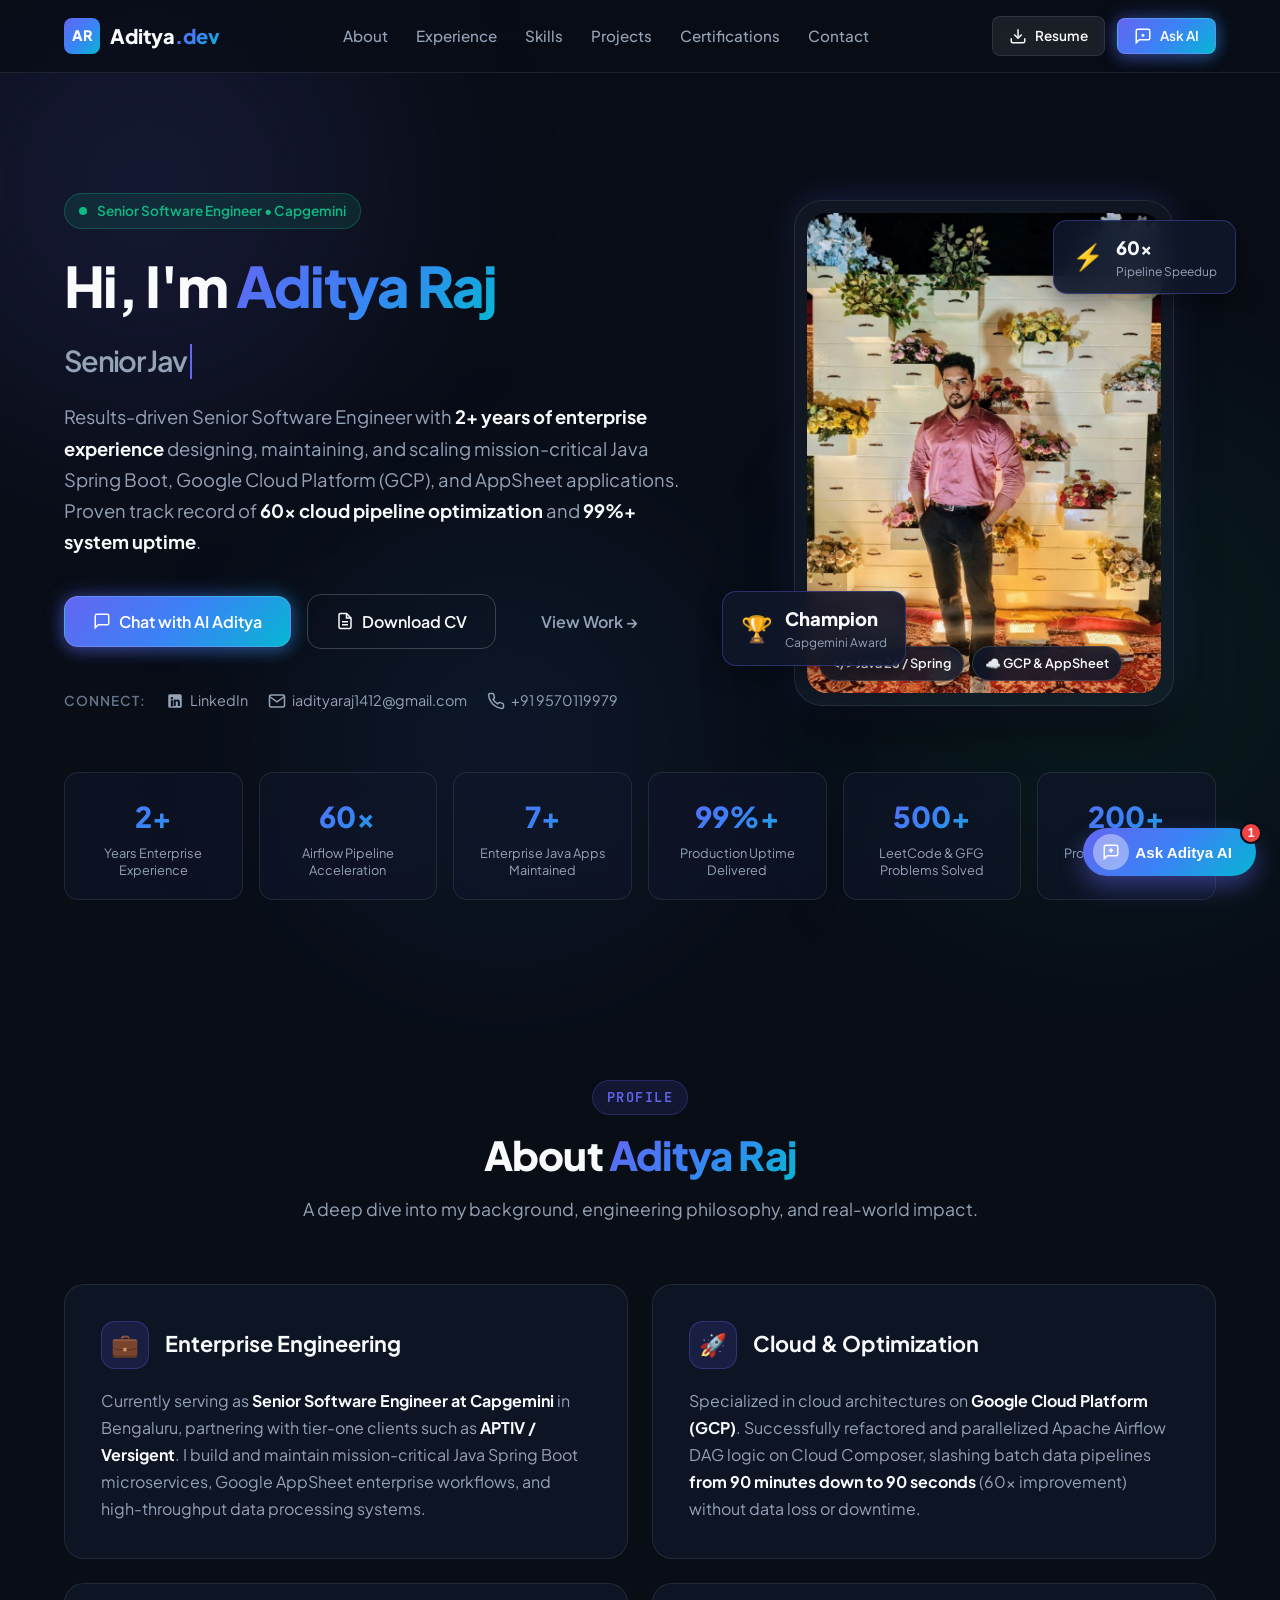
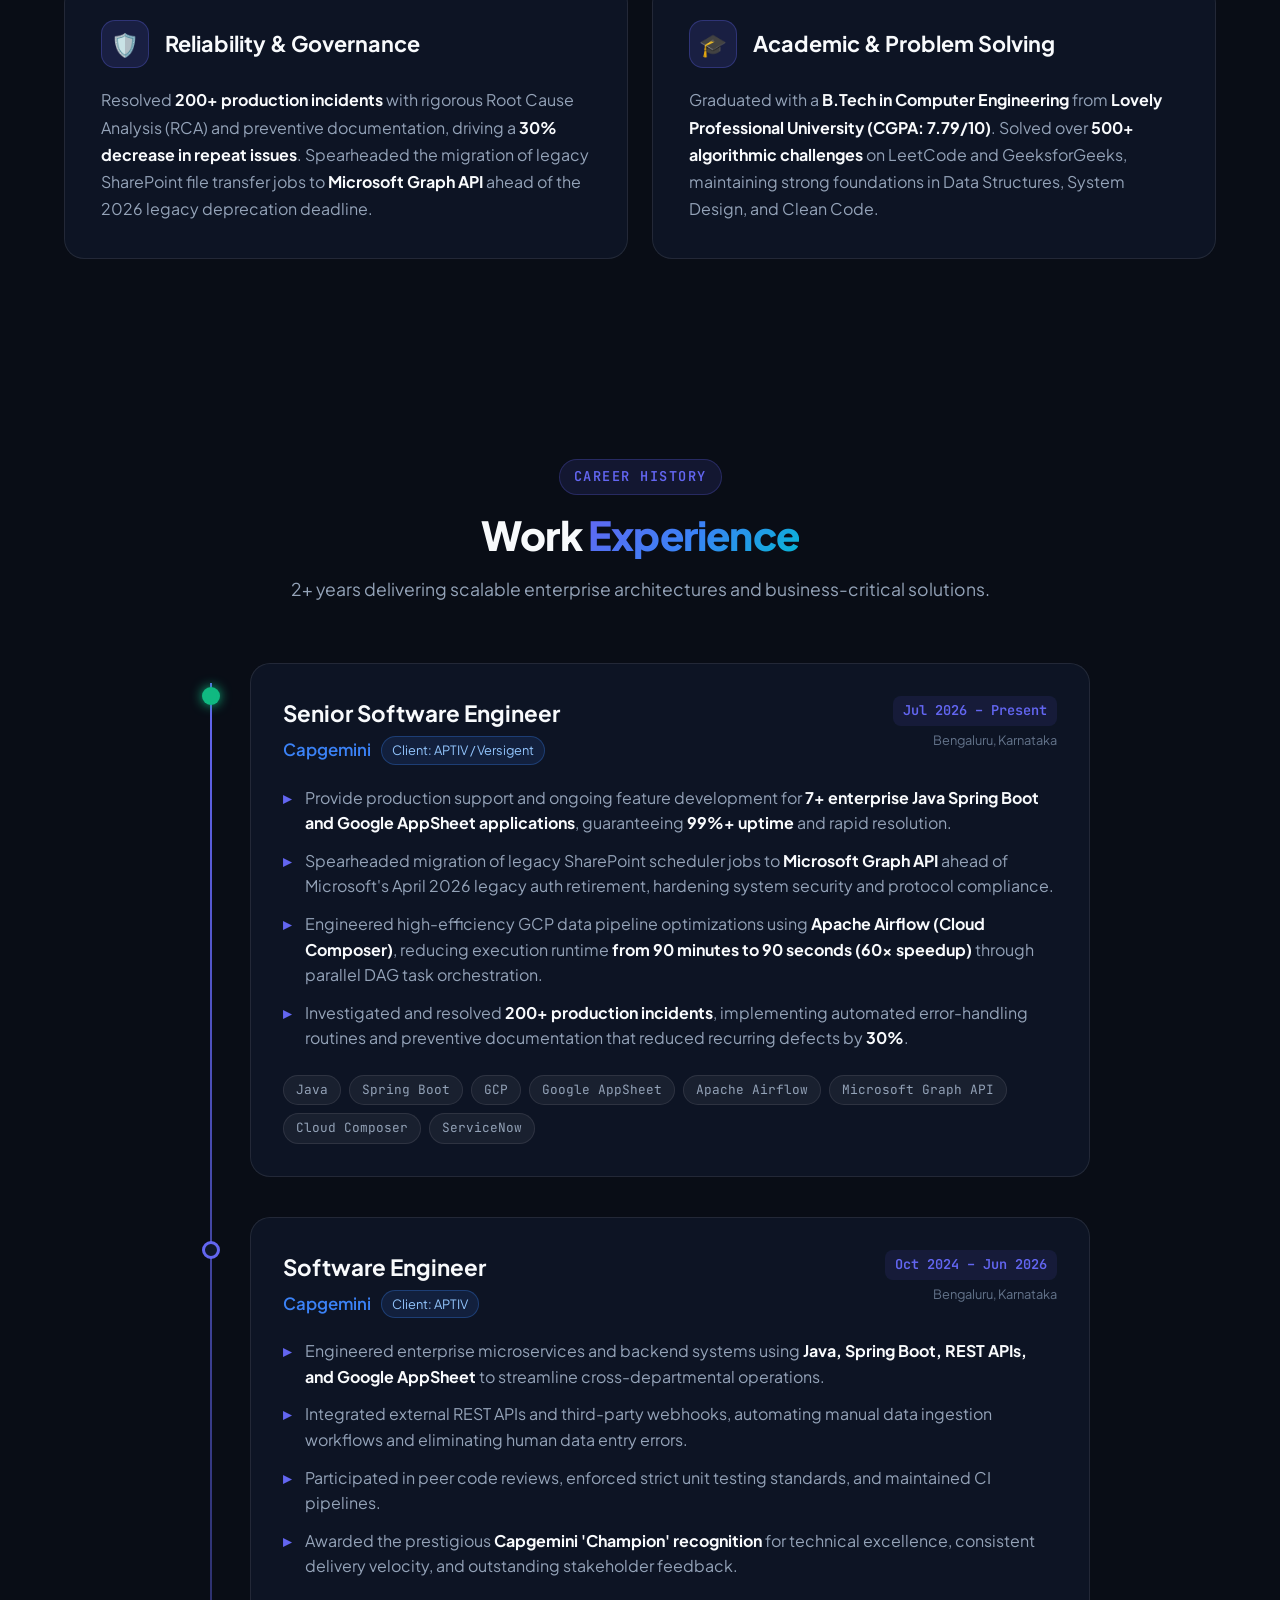
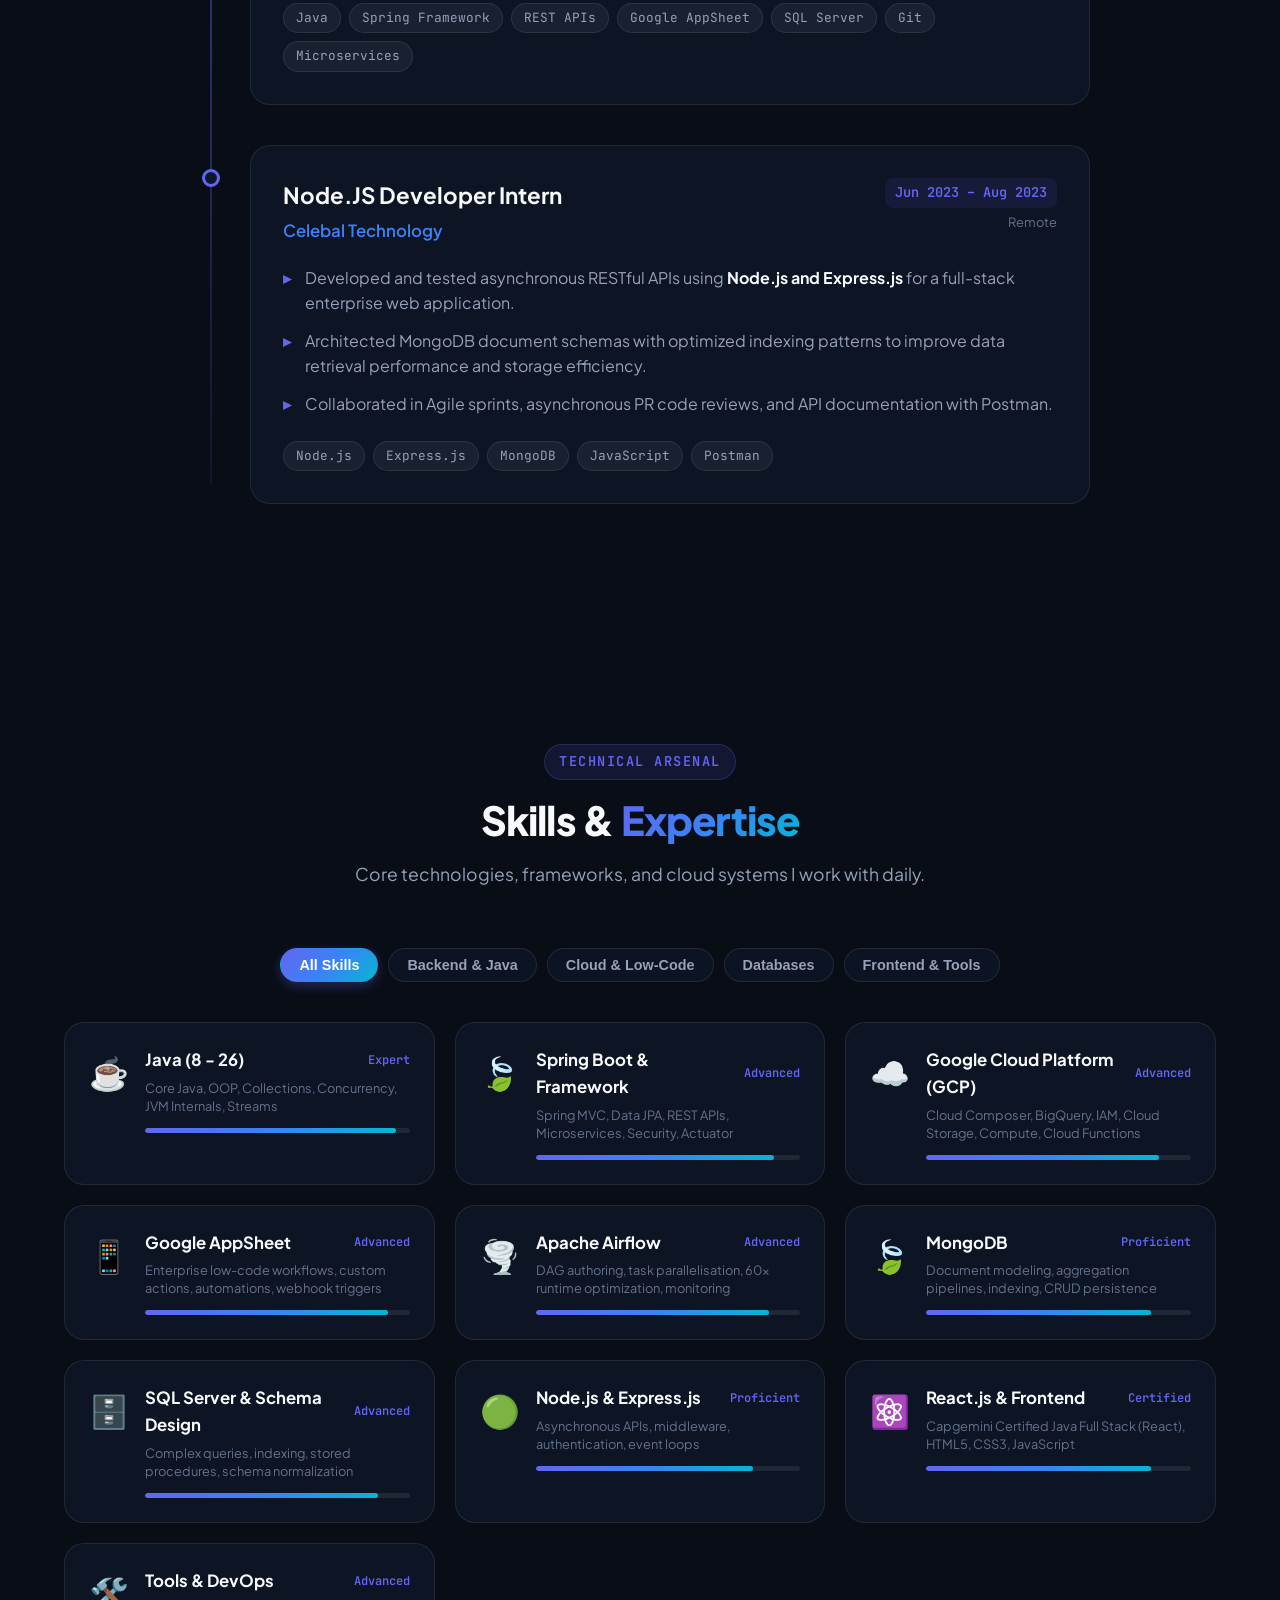
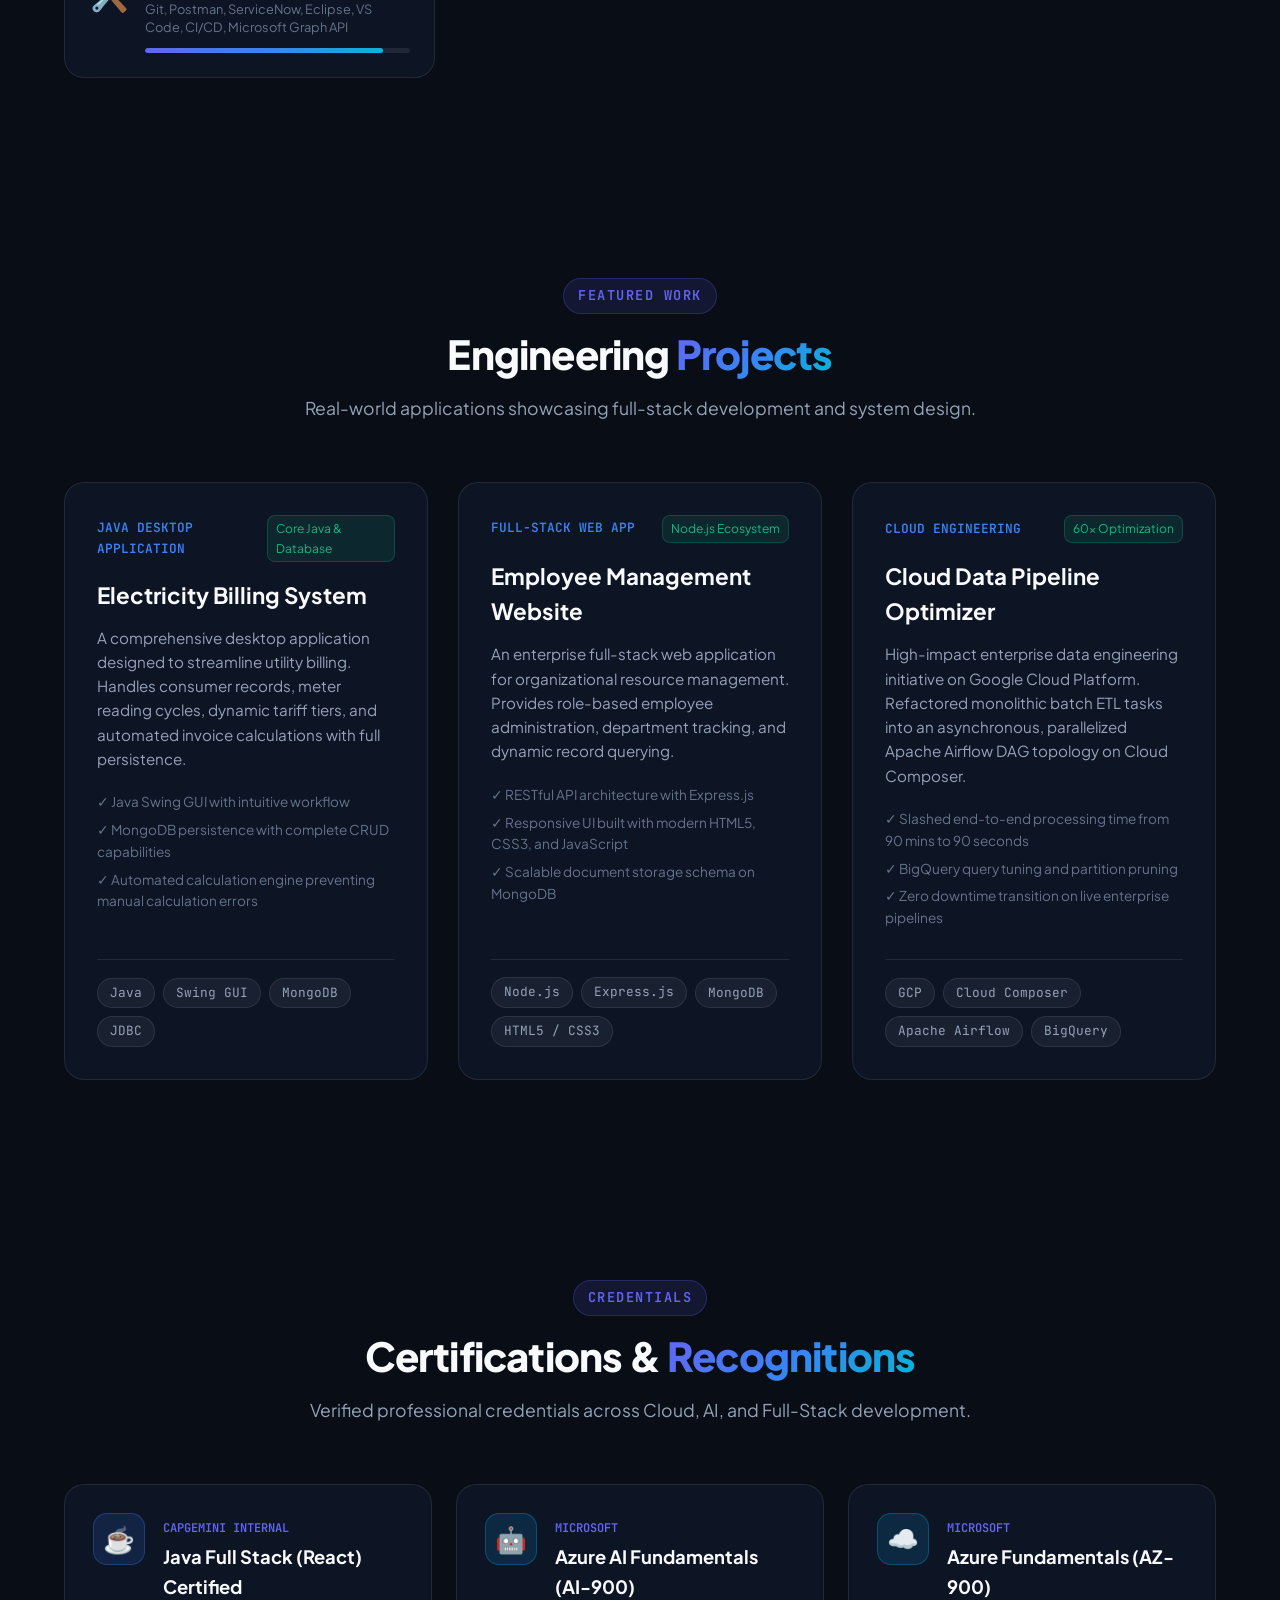
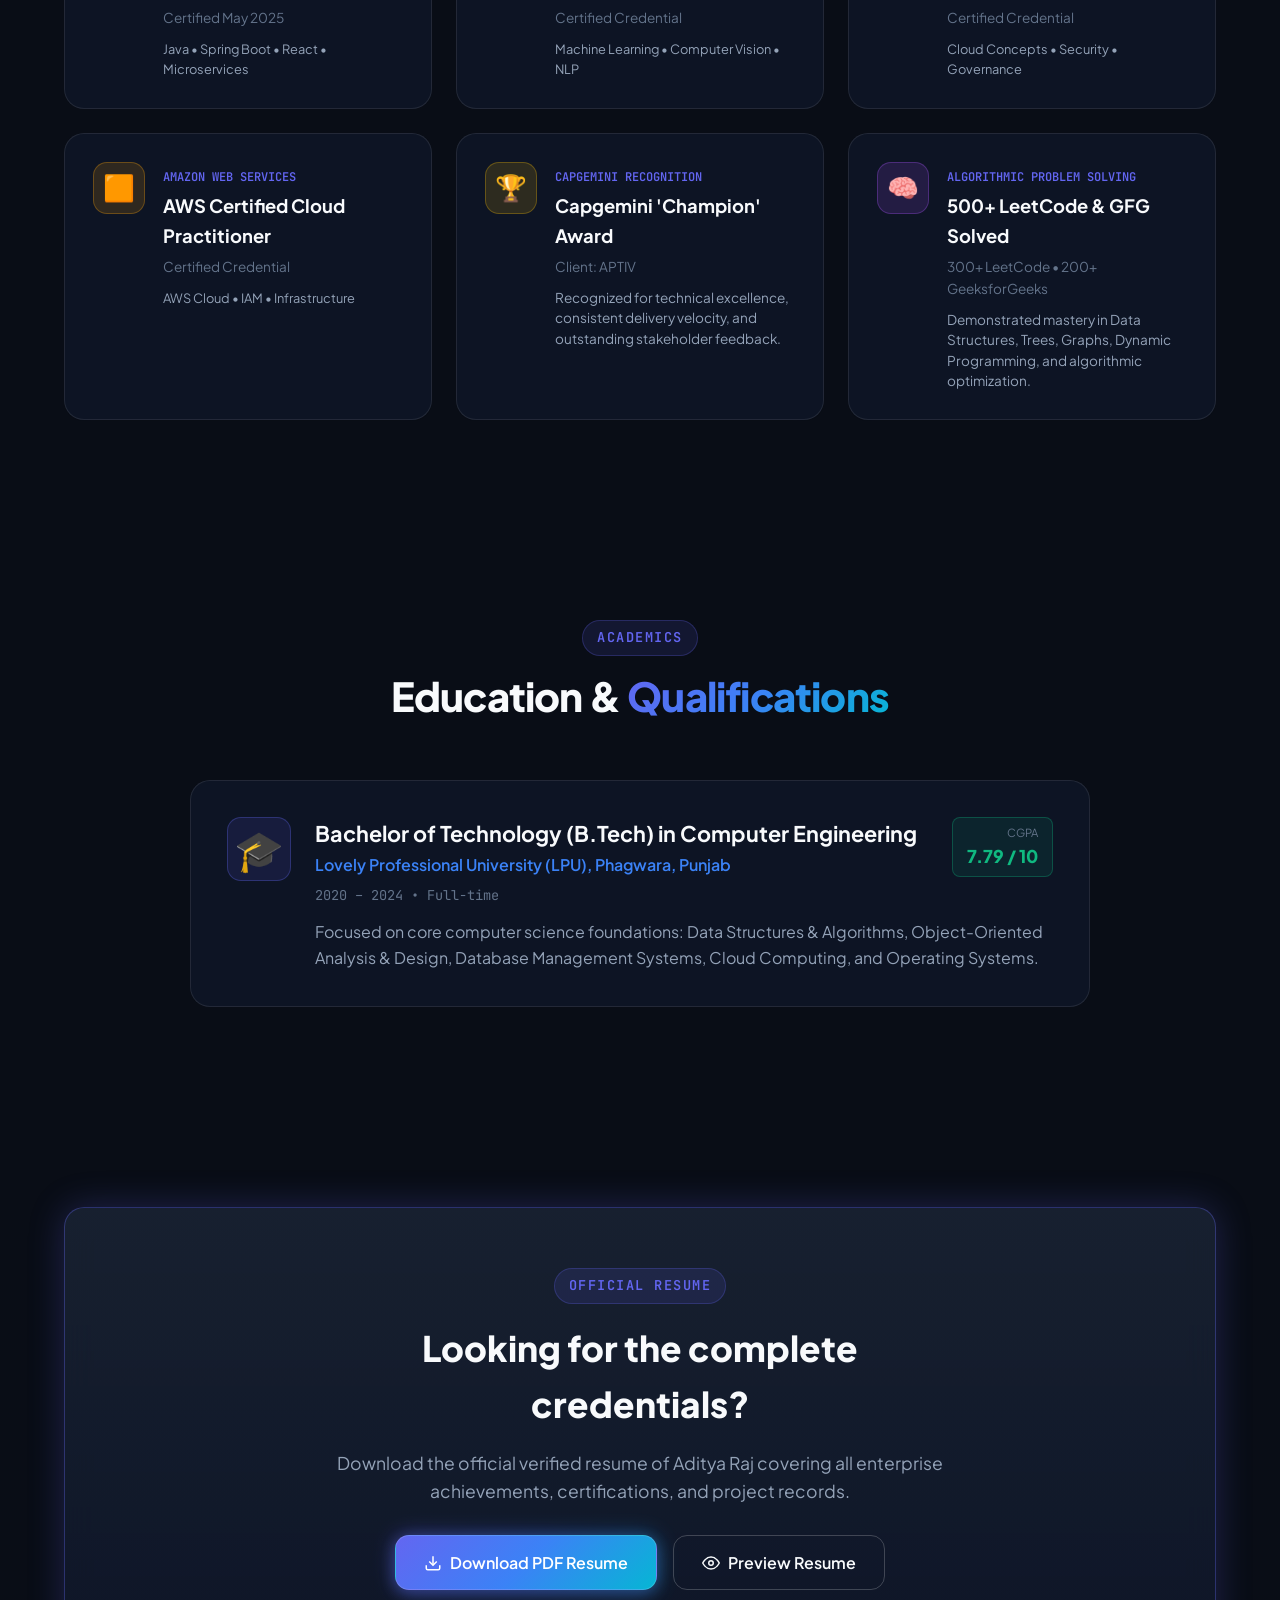
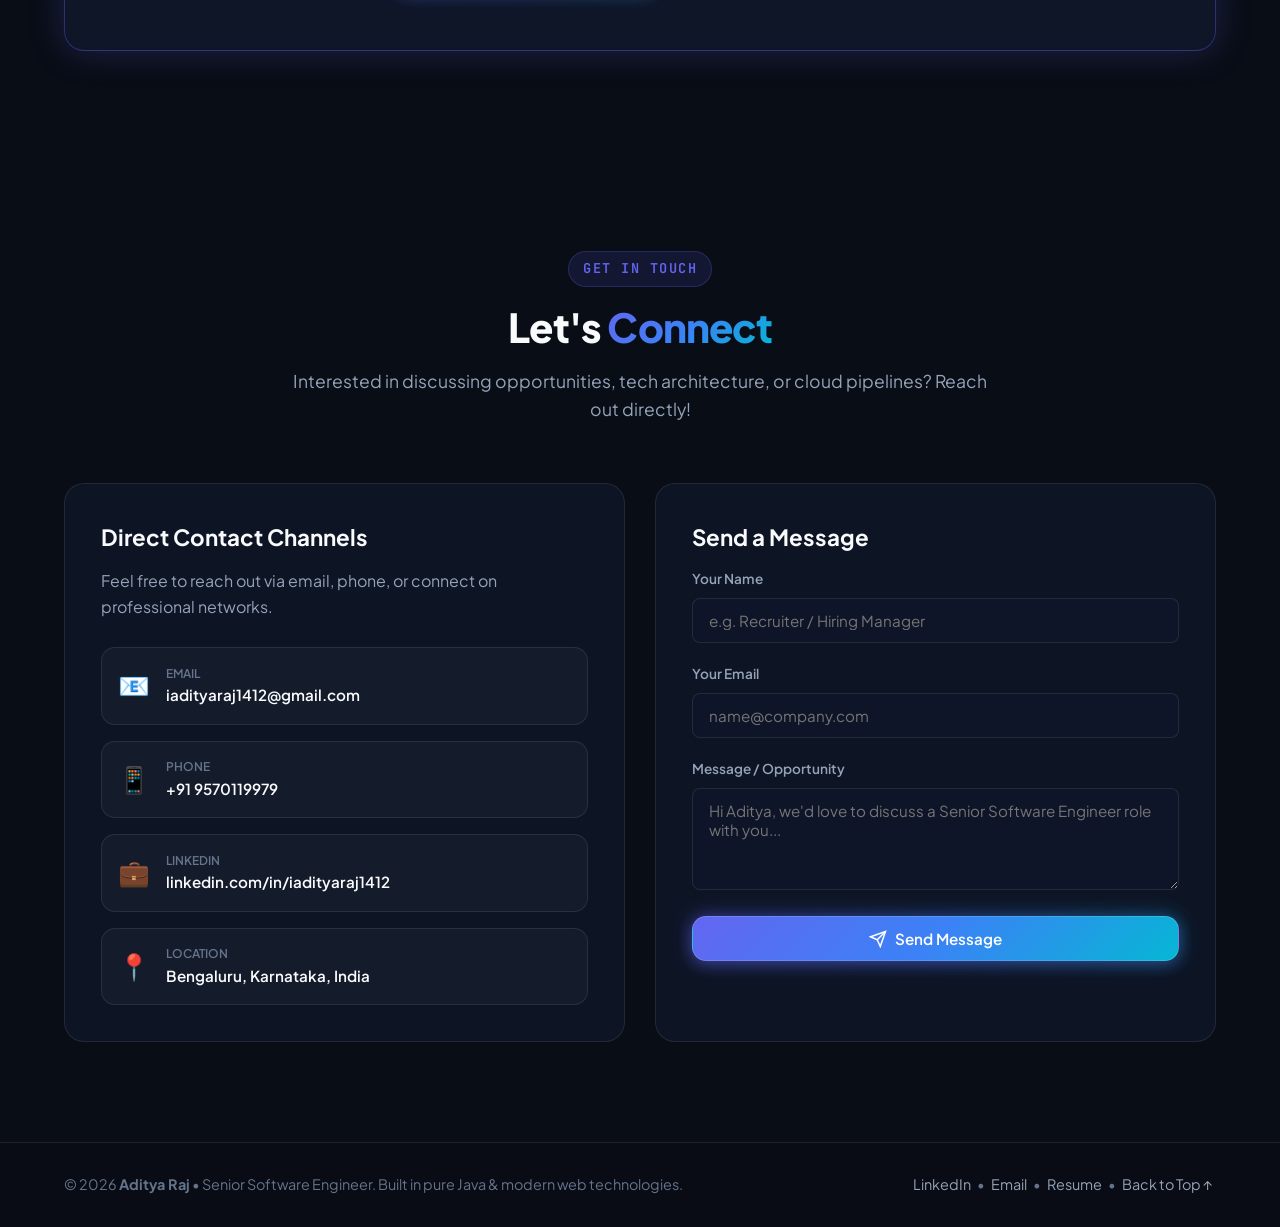
<file: index.html>
<!DOCTYPE html>
<html lang="en">
<head>
  <meta charset="UTF-8" />
  <meta name="viewport" content="width=device-width, initial-scale=1.0" />
  <title>Aditya Raj | Senior Software Engineer & Java Specialist</title>
  <link rel="preconnect" href="https://fonts.googleapis.com">
  <link rel="preconnect" href="https://fonts.gstatic.com" crossorigin>
  <link href="https://fonts.googleapis.com/css2?family=Plus+Jakarta+Sans:wght@300;400;500;600;700;800&family=JetBrains+Mono:wght@400;500;600&display=swap" rel="stylesheet">
  <link rel="stylesheet" href="css/styles.css" />
</head>
<body class="dark-theme">

  <!-- Background Ambient Glows -->
  <div class="glow-orb orb-1"></div>
  <div class="glow-orb orb-2"></div>
  <div class="glow-orb orb-3"></div>

  <!-- Navigation -->
  <header class="navbar">
    <div class="nav-container">
      <a href="#hero" class="brand-logo">
        <span class="logo-accent">AR</span>
        <span class="brand-text">Aditya<span class="text-gradient">.dev</span></span>
      </a>

      <nav class="nav-links">
        <a href="#about">About</a>
        <a href="#experience">Experience</a>
        <a href="#skills">Skills</a>
        <a href="#projects">Projects</a>
        <a href="#certifications">Certifications</a>
        <a href="#contact">Contact</a>
      </nav>

      <div class="nav-actions">
        <a href="assets/Aditya_Raj_Resume.pdf" target="_blank" class="btn btn-secondary btn-sm">
          <svg class="icon" viewBox="0 0 24 24" fill="none" stroke="currentColor" stroke-width="2"><path d="M21 15v4a2 2 0 0 1-2 2H5a2 2 0 0 1-2-2v-4"/><polyline points="7 10 12 15 17 10"/><line x1="12" y1="15" x2="12" y2="3"/></svg>
          Resume
        </a>
        <button id="openChatNavBtn" class="btn btn-primary btn-sm btn-glow">
          <svg class="icon" viewBox="0 0 24 24" fill="none" stroke="currentColor" stroke-width="2"><path d="M21 15a2 2 0 0 1-2 2H7l-4 4V5a2 2 0 0 1 2-2h14a2 2 0 0 1 2 2z"/><circle cx="12" cy="11" r="1"/></svg>
          Ask AI
        </button>
      </div>
    </div>
  </header>

  <main>
    <!-- Hero Section -->
    <section id="hero" class="section hero-section">
      <div class="container hero-grid">
        <div class="hero-content">
          <div class="badge-status">
            <span class="status-dot pulse"></span>
            <span>Senior Software Engineer &bull; Capgemini</span>
          </div>

          <h1 class="hero-title">
            Hi, I'm <span class="text-gradient">Aditya Raj</span><br />
            <span id="typedTitle" class="typing-text">Senior Java & Cloud Engineer</span>
          </h1>

          <p class="hero-subtitle">
            Results-driven Senior Software Engineer with <strong>2+ years of enterprise experience</strong> designing, maintaining, and scaling mission-critical Java Spring Boot, Google Cloud Platform (GCP), and AppSheet applications. Proven track record of <strong>60x cloud pipeline optimization</strong> and <strong>99%+ system uptime</strong>.
          </p>

          <div class="hero-cta-group">
            <button id="heroChatBtn" class="btn btn-primary btn-lg btn-glow">
              <svg class="icon" viewBox="0 0 24 24" fill="none" stroke="currentColor" stroke-width="2"><path d="M21 15a2 2 0 0 1-2 2H7l-4 4V5a2 2 0 0 1 2-2h14a2 2 0 0 1 2 2z"/></svg>
              Chat with AI Aditya
            </button>
            <a href="assets/Aditya_Raj_Resume.pdf" target="_blank" class="btn btn-outline btn-lg">
              <svg class="icon" viewBox="0 0 24 24" fill="none" stroke="currentColor" stroke-width="2"><path d="M14 2H6a2 2 0 0 0-2 2v16a2 2 0 0 0 2 2h12a2 2 0 0 0 2-2V8z"/><polyline points="14 2 14 8 20 8"/><line x1="16" y1="13" x2="8" y2="13"/><line x1="16" y1="17" x2="8" y2="17"/></svg>
              Download CV
            </a>
            <a href="#projects" class="btn btn-ghost btn-lg">View Work &rarr;</a>
          </div>

          <div class="hero-socials">
            <span class="social-label">Connect:</span>
            <a href="https://www.linkedin.com/in/iadityaraj1412" target="_blank" rel="noopener noreferrer" class="social-link" title="LinkedIn">
              <svg class="icon" viewBox="0 0 24 24" fill="currentColor"><path d="M19 3a2 2 0 0 1 2 2v14a2 2 0 0 1-2 2H5a2 2 0 0 1-2-2V5a2 2 0 0 1 2-2h14m-.5 15.5v-5.3a3.26 3.26 0 0 0-3.26-3.26c-.85 0-1.84.52-2.28 1.3v-1.11h-2.79v8.37h2.79v-4.93c0-.77.62-1.4 1.39-1.4a1.4 1.4 0 0 1 1.4 1.4v4.93h2.75M6.46 10.9v8.37H9.2V10.9H6.46M7.83 6.64a1.64 1.64 0 1 0 0 3.28 1.64 1.64 0 0 0 0-3.28"/></svg>
              <span>LinkedIn</span>
            </a>
            <a href="mailto:iadityaraj1412@gmail.com" class="social-link" title="Email">
              <svg class="icon" viewBox="0 0 24 24" fill="none" stroke="currentColor" stroke-width="2"><path d="M4 4h16c1.1 0 2 .9 2 2v12c0 1.1-.9 2-2 2H4c-1.1 0-2-.9-2-2V6c0-1.1.9-2 2-2z"/><polyline points="22,6 12,13 2,6"/></svg>
              <span>iadityaraj1412@gmail.com</span>
            </a>
            <a href="tel:+919570119979" class="social-link" title="Phone">
              <svg class="icon" viewBox="0 0 24 24" fill="none" stroke="currentColor" stroke-width="2"><path d="M22 16.92v3a2 2 0 0 1-2.18 2 19.79 19.79 0 0 1-8.63-3.07 19.5 19.5 0 0 1-6-6 19.79 19.79 0 0 1-3.07-8.67A2 2 0 0 1 4.11 2h3a2 2 0 0 1 2 1.72 12.84 12.84 0 0 0 .7 2.81 2 2 0 0 1-.45 2.11L8.09 9.91a16 16 0 0 0 6 6l1.27-1.27a2 2 0 0 1 2.11-.45 12.84 12.84 0 0 0 2.81.7A2 2 0 0 1 22 16.92z"/></svg>
              <span>+91 9570119979</span>
            </a>
          </div>
        </div>

        <div class="hero-visual">
          <div class="profile-card-wrapper">
            <div class="profile-card">
              <div class="profile-image-container">
                <img src="assets/me.png" alt="Aditya Raj" class="profile-img" />
                <div class="profile-glow"></div>
              </div>
              <div class="profile-badge-overlay">
                <div class="tech-pill"><span class="icon-code">&lt;/&gt;</span> Java 26 / Spring</div>
                <div class="tech-pill">☁️ GCP & AppSheet</div>
              </div>
            </div>

            <!-- Floating Micro Cards -->
            <div class="float-card card-top-right">
              <div class="float-icon">⚡</div>
              <div>
                <div class="float-value">60x</div>
                <div class="float-label">Pipeline Speedup</div>
              </div>
            </div>

            <div class="float-card card-bottom-left">
              <div class="float-icon">🏆</div>
              <div>
                <div class="float-value">Champion</div>
                <div class="float-label">Capgemini Award</div>
              </div>
            </div>
          </div>
        </div>
      </div>

      <!-- Quick Metrics Ribbon -->
      <div class="container stats-ribbon">
        <div class="stat-card">
          <div class="stat-num">2+</div>
          <div class="stat-desc">Years Enterprise Experience</div>
        </div>
        <div class="stat-card">
          <div class="stat-num">60x</div>
          <div class="stat-desc">Airflow Pipeline Acceleration</div>
        </div>
        <div class="stat-card">
          <div class="stat-num">7+</div>
          <div class="stat-desc">Enterprise Java Apps Maintained</div>
        </div>
        <div class="stat-card">
          <div class="stat-num">99%+</div>
          <div class="stat-desc">Production Uptime Delivered</div>
        </div>
        <div class="stat-card">
          <div class="stat-num">500+</div>
          <div class="stat-desc">LeetCode & GFG Problems Solved</div>
        </div>
        <div class="stat-card">
          <div class="stat-num">200+</div>
          <div class="stat-desc">Production Incidents Resolved</div>
        </div>
      </div>
    </section>

    <!-- About Section -->
    <section id="about" class="section about-section">
      <div class="container">
        <div class="section-header">
          <span class="section-tag">Profile</span>
          <h2 class="section-title">About <span class="text-gradient">Aditya Raj</span></h2>
          <p class="section-subtitle">A deep dive into my background, engineering philosophy, and real-world impact.</p>
        </div>

        <div class="about-grid">
          <div class="about-card glass-panel">
            <div class="about-icon-header">
              <div class="icon-box">💼</div>
              <h3>Enterprise Engineering</h3>
            </div>
            <p>
              Currently serving as <strong>Senior Software Engineer at Capgemini</strong> in Bengaluru, partnering with tier-one clients such as <strong>APTIV / Versigent</strong>. I build and maintain mission-critical Java Spring Boot microservices, Google AppSheet enterprise workflows, and high-throughput data processing systems.
            </p>
          </div>

          <div class="about-card glass-panel">
            <div class="about-icon-header">
              <div class="icon-box">🚀</div>
              <h3>Cloud & Optimization</h3>
            </div>
            <p>
              Specialized in cloud architectures on <strong>Google Cloud Platform (GCP)</strong>. Successfully refactored and parallelized Apache Airflow DAG logic on Cloud Composer, slashing batch data pipelines <strong>from 90 minutes down to 90 seconds</strong> (60x improvement) without data loss or downtime.
            </p>
          </div>

          <div class="about-card glass-panel">
            <div class="about-icon-header">
              <div class="icon-box">🛡️</div>
              <h3>Reliability & Governance</h3>
            </div>
            <p>
              Resolved <strong>200+ production incidents</strong> with rigorous Root Cause Analysis (RCA) and preventive documentation, driving a <strong>30% decrease in repeat issues</strong>. Spearheaded the migration of legacy SharePoint file transfer jobs to <strong>Microsoft Graph API</strong> ahead of the 2026 legacy deprecation deadline.
            </p>
          </div>

          <div class="about-card glass-panel">
            <div class="about-icon-header">
              <div class="icon-box">🎓</div>
              <h3>Academic & Problem Solving</h3>
            </div>
            <p>
              Graduated with a <strong>B.Tech in Computer Engineering</strong> from <strong>Lovely Professional University (CGPA: 7.79/10)</strong>. Solved over <strong>500+ algorithmic challenges</strong> on LeetCode and GeeksforGeeks, maintaining strong foundations in Data Structures, System Design, and Clean Code.
            </p>
          </div>
        </div>
      </div>
    </section>

    <!-- Experience Section -->
    <section id="experience" class="section experience-section">
      <div class="container">
        <div class="section-header">
          <span class="section-tag">Career History</span>
          <h2 class="section-title">Work <span class="text-gradient">Experience</span></h2>
          <p class="section-subtitle">2+ years delivering scalable enterprise architectures and business-critical solutions.</p>
        </div>

        <div class="timeline">
          <!-- Role 1 -->
          <div class="timeline-item">
            <div class="timeline-marker active"></div>
            <div class="timeline-card glass-panel">
              <div class="timeline-header">
                <div>
                  <h3 class="role-title">Senior Software Engineer</h3>
                  <div class="company-sub">
                    <span class="company-name">Capgemini</span>
                    <span class="client-badge">Client: APTIV / Versigent</span>
                  </div>
                </div>
                <div class="role-meta">
                  <span class="badge-date">Jul 2026 – Present</span>
                  <span class="badge-loc">Bengaluru, Karnataka</span>
                </div>
              </div>
              <ul class="timeline-bullets">
                <li>Provide production support and ongoing feature development for <strong>7+ enterprise Java Spring Boot and Google AppSheet applications</strong>, guaranteeing <strong>99%+ uptime</strong> and rapid resolution.</li>
                <li>Spearheaded migration of legacy SharePoint scheduler jobs to <strong>Microsoft Graph API</strong> ahead of Microsoft's April 2026 legacy auth retirement, hardening system security and protocol compliance.</li>
                <li>Engineered high-efficiency GCP data pipeline optimizations using <strong>Apache Airflow (Cloud Composer)</strong>, reducing execution runtime <strong>from 90 minutes to 90 seconds (60x speedup)</strong> through parallel DAG task orchestration.</li>
                <li>Investigated and resolved <strong>200+ production incidents</strong>, implementing automated error-handling routines and preventive documentation that reduced recurring defects by <strong>30%</strong>.</li>
              </ul>
              <div class="tech-tags">
                <span class="tag">Java</span>
                <span class="tag">Spring Boot</span>
                <span class="tag">GCP</span>
                <span class="tag">Google AppSheet</span>
                <span class="tag">Apache Airflow</span>
                <span class="tag">Microsoft Graph API</span>
                <span class="tag">Cloud Composer</span>
                <span class="tag">ServiceNow</span>
              </div>
            </div>
          </div>

          <!-- Role 2 -->
          <div class="timeline-item">
            <div class="timeline-marker"></div>
            <div class="timeline-card glass-panel">
              <div class="timeline-header">
                <div>
                  <h3 class="role-title">Software Engineer</h3>
                  <div class="company-sub">
                    <span class="company-name">Capgemini</span>
                    <span class="client-badge">Client: APTIV</span>
                  </div>
                </div>
                <div class="role-meta">
                  <span class="badge-date">Oct 2024 – Jun 2026</span>
                  <span class="badge-loc">Bengaluru, Karnataka</span>
                </div>
              </div>
              <ul class="timeline-bullets">
                <li>Engineered enterprise microservices and backend systems using <strong>Java, Spring Boot, REST APIs, and Google AppSheet</strong> to streamline cross-departmental operations.</li>
                <li>Integrated external REST APIs and third-party webhooks, automating manual data ingestion workflows and eliminating human data entry errors.</li>
                <li>Participated in peer code reviews, enforced strict unit testing standards, and maintained CI pipelines.</li>
                <li>Awarded the prestigious <strong>Capgemini 'Champion' recognition</strong> for technical excellence, consistent delivery velocity, and outstanding stakeholder feedback.</li>
              </ul>
              <div class="tech-tags">
                <span class="tag">Java</span>
                <span class="tag">Spring Framework</span>
                <span class="tag">REST APIs</span>
                <span class="tag">Google AppSheet</span>
                <span class="tag">SQL Server</span>
                <span class="tag">Git</span>
                <span class="tag">Microservices</span>
              </div>
            </div>
          </div>

          <!-- Role 3 -->
          <div class="timeline-item">
            <div class="timeline-marker"></div>
            <div class="timeline-card glass-panel">
              <div class="timeline-header">
                <div>
                  <h3 class="role-title">Node.JS Developer Intern</h3>
                  <div class="company-sub">
                    <span class="company-name">Celebal Technology</span>
                  </div>
                </div>
                <div class="role-meta">
                  <span class="badge-date">Jun 2023 – Aug 2023</span>
                  <span class="badge-loc">Remote</span>
                </div>
              </div>
              <ul class="timeline-bullets">
                <li>Developed and tested asynchronous RESTful APIs using <strong>Node.js and Express.js</strong> for a full-stack enterprise web application.</li>
                <li>Architected MongoDB document schemas with optimized indexing patterns to improve data retrieval performance and storage efficiency.</li>
                <li>Collaborated in Agile sprints, asynchronous PR code reviews, and API documentation with Postman.</li>
              </ul>
              <div class="tech-tags">
                <span class="tag">Node.js</span>
                <span class="tag">Express.js</span>
                <span class="tag">MongoDB</span>
                <span class="tag">JavaScript</span>
                <span class="tag">Postman</span>
              </div>
            </div>
          </div>
        </div>
      </div>
    </section>

    <!-- Skills Hub -->
    <section id="skills" class="section skills-section">
      <div class="container">
        <div class="section-header">
          <span class="section-tag">Technical Arsenal</span>
          <h2 class="section-title">Skills & <span class="text-gradient">Expertise</span></h2>
          <p class="section-subtitle">Core technologies, frameworks, and cloud systems I work with daily.</p>
        </div>

        <div class="skills-filter-bar">
          <button class="filter-btn active" data-filter="all">All Skills</button>
          <button class="filter-btn" data-filter="backend">Backend & Java</button>
          <button class="filter-btn" data-filter="cloud">Cloud & Low-Code</button>
          <button class="filter-btn" data-filter="database">Databases</button>
          <button class="filter-btn" data-filter="frontend">Frontend & Tools</button>
        </div>

        <div class="skills-grid">
          <!-- Backend & Java -->
          <div class="skill-card glass-panel" data-category="backend">
            <div class="skill-icon">☕</div>
            <div class="skill-info">
              <div class="skill-name-row">
                <h4>Java (8 - 26)</h4>
                <span class="skill-pct">Expert</span>
              </div>
              <p>Core Java, OOP, Collections, Concurrency, JVM Internals, Streams</p>
              <div class="skill-bar"><div class="skill-progress" style="width: 95%"></div></div>
            </div>
          </div>

          <div class="skill-card glass-panel" data-category="backend">
            <div class="skill-icon">🍃</div>
            <div class="skill-info">
              <div class="skill-name-row">
                <h4>Spring Boot & Framework</h4>
                <span class="skill-pct">Advanced</span>
              </div>
              <p>Spring MVC, Data JPA, REST APIs, Microservices, Security, Actuator</p>
              <div class="skill-bar"><div class="skill-progress" style="width: 90%"></div></div>
            </div>
          </div>

          <div class="skill-card glass-panel" data-category="cloud">
            <div class="skill-icon">☁️</div>
            <div class="skill-info">
              <div class="skill-name-row">
                <h4>Google Cloud Platform (GCP)</h4>
                <span class="skill-pct">Advanced</span>
              </div>
              <p>Cloud Composer, BigQuery, IAM, Cloud Storage, Compute, Cloud Functions</p>
              <div class="skill-bar"><div class="skill-progress" style="width: 88%"></div></div>
            </div>
          </div>

          <div class="skill-card glass-panel" data-category="cloud">
            <div class="skill-icon">📱</div>
            <div class="skill-info">
              <div class="skill-name-row">
                <h4>Google AppSheet</h4>
                <span class="skill-pct">Advanced</span>
              </div>
              <p>Enterprise low-code workflows, custom actions, automations, webhook triggers</p>
              <div class="skill-bar"><div class="skill-progress" style="width: 92%"></div></div>
            </div>
          </div>

          <div class="skill-card glass-panel" data-category="cloud">
            <div class="skill-icon">🌪️</div>
            <div class="skill-info">
              <div class="skill-name-row">
                <h4>Apache Airflow</h4>
                <span class="skill-pct">Advanced</span>
              </div>
              <p>DAG authoring, task parallelisation, 60x runtime optimization, monitoring</p>
              <div class="skill-bar"><div class="skill-progress" style="width: 88%"></div></div>
            </div>
          </div>

          <div class="skill-card glass-panel" data-category="database">
            <div class="skill-icon">🍃</div>
            <div class="skill-info">
              <div class="skill-name-row">
                <h4>MongoDB</h4>
                <span class="skill-pct">Proficient</span>
              </div>
              <p>Document modeling, aggregation pipelines, indexing, CRUD persistence</p>
              <div class="skill-bar"><div class="skill-progress" style="width: 85%"></div></div>
            </div>
          </div>

          <div class="skill-card glass-panel" data-category="database">
            <div class="skill-icon">🗄️</div>
            <div class="skill-info">
              <div class="skill-name-row">
                <h4>SQL Server & Schema Design</h4>
                <span class="skill-pct">Advanced</span>
              </div>
              <p>Complex queries, indexing, stored procedures, schema normalization</p>
              <div class="skill-bar"><div class="skill-progress" style="width: 88%"></div></div>
            </div>
          </div>

          <div class="skill-card glass-panel" data-category="backend">
            <div class="skill-icon">🟢</div>
            <div class="skill-info">
              <div class="skill-name-row">
                <h4>Node.js & Express.js</h4>
                <span class="skill-pct">Proficient</span>
              </div>
              <p>Asynchronous APIs, middleware, authentication, event loops</p>
              <div class="skill-bar"><div class="skill-progress" style="width: 82%"></div></div>
            </div>
          </div>

          <div class="skill-card glass-panel" data-category="frontend">
            <div class="skill-icon">⚛️</div>
            <div class="skill-info">
              <div class="skill-name-row">
                <h4>React.js & Frontend</h4>
                <span class="skill-pct">Certified</span>
              </div>
              <p>Capgemini Certified Java Full Stack (React), HTML5, CSS3, JavaScript</p>
              <div class="skill-bar"><div class="skill-progress" style="width: 85%"></div></div>
            </div>
          </div>

          <div class="skill-card glass-panel" data-category="frontend">
            <div class="skill-icon">🛠️</div>
            <div class="skill-info">
              <div class="skill-name-row">
                <h4>Tools & DevOps</h4>
                <span class="skill-pct">Advanced</span>
              </div>
              <p>Git, Postman, ServiceNow, Eclipse, VS Code, CI/CD, Microsoft Graph API</p>
              <div class="skill-bar"><div class="skill-progress" style="width: 90%"></div></div>
            </div>
          </div>
        </div>
      </div>
    </section>

    <!-- Projects Section -->
    <section id="projects" class="section projects-section">
      <div class="container">
        <div class="section-header">
          <span class="section-tag">Featured Work</span>
          <h2 class="section-title">Engineering <span class="text-gradient">Projects</span></h2>
          <p class="section-subtitle">Real-world applications showcasing full-stack development and system design.</p>
        </div>

        <div class="projects-grid">
          <!-- Project 1 -->
          <div class="project-card glass-panel">
            <div class="project-header">
              <div class="project-category">Java Desktop Application</div>
              <div class="project-badge">Core Java & Database</div>
            </div>
            <h3 class="project-title">Electricity Billing System</h3>
            <p class="project-desc">
              A comprehensive desktop application designed to streamline utility billing. Handles consumer records, meter reading cycles, dynamic tariff tiers, and automated invoice calculations with full persistence.
            </p>
            <div class="project-features">
              <div class="feature-item">✓ Java Swing GUI with intuitive workflow</div>
              <div class="feature-item">✓ MongoDB persistence with complete CRUD capabilities</div>
              <div class="feature-item">✓ Automated calculation engine preventing manual calculation errors</div>
            </div>
            <div class="project-footer">
              <div class="tech-tags">
                <span class="tag">Java</span>
                <span class="tag">Swing GUI</span>
                <span class="tag">MongoDB</span>
                <span class="tag">JDBC</span>
              </div>
            </div>
          </div>

          <!-- Project 2 -->
          <div class="project-card glass-panel">
            <div class="project-header">
              <div class="project-category">Full-Stack Web App</div>
              <div class="project-badge">Node.js Ecosystem</div>
            </div>
            <h3 class="project-title">Employee Management Website</h3>
            <p class="project-desc">
              An enterprise full-stack web application for organizational resource management. Provides role-based employee administration, department tracking, and dynamic record querying.
            </p>
            <div class="project-features">
              <div class="feature-item">✓ RESTful API architecture with Express.js</div>
              <div class="feature-item">✓ Responsive UI built with modern HTML5, CSS3, and JavaScript</div>
              <div class="feature-item">✓ Scalable document storage schema on MongoDB</div>
            </div>
            <div class="project-footer">
              <div class="tech-tags">
                <span class="tag">Node.js</span>
                <span class="tag">Express.js</span>
                <span class="tag">MongoDB</span>
                <span class="tag">HTML5 / CSS3</span>
              </div>
            </div>
          </div>

          <!-- Project 3 -->
          <div class="project-card glass-panel">
            <div class="project-header">
              <div class="project-category">Cloud Engineering</div>
              <div class="project-badge">60x Optimization</div>
            </div>
            <h3 class="project-title">Cloud Data Pipeline Optimizer</h3>
            <p class="project-desc">
              High-impact enterprise data engineering initiative on Google Cloud Platform. Refactored monolithic batch ETL tasks into an asynchronous, parallelized Apache Airflow DAG topology on Cloud Composer.
            </p>
            <div class="project-features">
              <div class="feature-item">✓ Slashed end-to-end processing time from 90 mins to 90 seconds</div>
              <div class="feature-item">✓ BigQuery query tuning and partition pruning</div>
              <div class="feature-item">✓ Zero downtime transition on live enterprise pipelines</div>
            </div>
            <div class="project-footer">
              <div class="tech-tags">
                <span class="tag">GCP</span>
                <span class="tag">Cloud Composer</span>
                <span class="tag">Apache Airflow</span>
                <span class="tag">BigQuery</span>
              </div>
            </div>
          </div>
        </div>
      </div>
    </section>

    <!-- Certifications Section -->
    <section id="certifications" class="section certs-section">
      <div class="container">
        <div class="section-header">
          <span class="section-tag">Credentials</span>
          <h2 class="section-title">Certifications & <span class="text-gradient">Recognitions</span></h2>
          <p class="section-subtitle">Verified professional credentials across Cloud, AI, and Full-Stack development.</p>
        </div>

        <div class="certs-grid">
          <div class="cert-card glass-panel">
            <div class="cert-icon-wrap capgemini">☕</div>
            <div class="cert-body">
              <span class="cert-issuer">Capgemini Internal</span>
              <h3 class="cert-name">Java Full Stack (React) Certified</h3>
              <p class="cert-date">Certified May 2025</p>
              <div class="cert-tags">
                <span>Java</span> &bull; <span>Spring Boot</span> &bull; <span>React</span> &bull; <span>Microservices</span>
              </div>
            </div>
          </div>

          <div class="cert-card glass-panel">
            <div class="cert-icon-wrap azure">🤖</div>
            <div class="cert-body">
              <span class="cert-issuer">Microsoft</span>
              <h3 class="cert-name">Azure AI Fundamentals (AI-900)</h3>
              <p class="cert-date">Certified Credential</p>
              <div class="cert-tags">
                <span>Machine Learning</span> &bull; <span>Computer Vision</span> &bull; <span>NLP</span>
              </div>
            </div>
          </div>

          <div class="cert-card glass-panel">
            <div class="cert-icon-wrap azure">☁️</div>
            <div class="cert-body">
              <span class="cert-issuer">Microsoft</span>
              <h3 class="cert-name">Azure Fundamentals (AZ-900)</h3>
              <p class="cert-date">Certified Credential</p>
              <div class="cert-tags">
                <span>Cloud Concepts</span> &bull; <span>Security</span> &bull; <span>Governance</span>
              </div>
            </div>
          </div>

          <div class="cert-card glass-panel">
            <div class="cert-icon-wrap aws">🟧</div>
            <div class="cert-body">
              <span class="cert-issuer">Amazon Web Services</span>
              <h3 class="cert-name">AWS Certified Cloud Practitioner</h3>
              <p class="cert-date">Certified Credential</p>
              <div class="cert-tags">
                <span>AWS Cloud</span> &bull; <span>IAM</span> &bull; <span>Infrastructure</span>
              </div>
            </div>
          </div>

          <div class="cert-card glass-panel award-card">
            <div class="cert-icon-wrap trophy">🏆</div>
            <div class="cert-body">
              <span class="cert-issuer">Capgemini Recognition</span>
              <h3 class="cert-name">Capgemini 'Champion' Award</h3>
              <p class="cert-date">Client: APTIV</p>
              <p class="cert-extra">Recognized for technical excellence, consistent delivery velocity, and outstanding stakeholder feedback.</p>
            </div>
          </div>

          <div class="cert-card glass-panel dsa-card">
            <div class="cert-icon-wrap dsa">🧠</div>
            <div class="cert-body">
              <span class="cert-issuer">Algorithmic Problem Solving</span>
              <h3 class="cert-name">500+ LeetCode & GFG Solved</h3>
              <p class="cert-date">300+ LeetCode &bull; 200+ GeeksforGeeks</p>
              <p class="cert-extra">Demonstrated mastery in Data Structures, Trees, Graphs, Dynamic Programming, and algorithmic optimization.</p>
            </div>
          </div>
        </div>
      </div>
    </section>

    <!-- Education Section -->
    <section id="education" class="section edu-section">
      <div class="container">
        <div class="section-header">
          <span class="section-tag">Academics</span>
          <h2 class="section-title">Education & <span class="text-gradient">Qualifications</span></h2>
        </div>

        <div class="edu-card glass-panel">
          <div class="edu-icon">🎓</div>
          <div class="edu-details">
            <div class="edu-top">
              <div>
                <h3 class="degree-title">Bachelor of Technology (B.Tech) in Computer Engineering</h3>
                <div class="institution">Lovely Professional University (LPU), Phagwara, Punjab</div>
              </div>
              <div class="edu-score">
                <span class="score-label">CGPA</span>
                <span class="score-val">7.79 / 10</span>
              </div>
            </div>
            <div class="edu-period">2020 – 2024 &bull; Full-time</div>
            <p class="edu-desc">
              Focused on core computer science foundations: Data Structures & Algorithms, Object-Oriented Analysis & Design, Database Management Systems, Cloud Computing, and Operating Systems.
            </p>
          </div>
        </div>
      </div>
    </section>

    <!-- Resume Viewer Section -->
    <section id="resume-section" class="section resume-section">
      <div class="container">
        <div class="resume-cta-box glass-panel">
          <div class="resume-cta-content">
            <span class="section-tag">Official Resume</span>
            <h2>Looking for the complete credentials?</h2>
            <p>Download the official verified resume of Aditya Raj covering all enterprise achievements, certifications, and project records.</p>
            <div class="resume-btn-row">
              <a href="assets/Aditya_Raj_Resume.pdf" target="_blank" class="btn btn-primary btn-lg btn-glow">
                <svg class="icon" viewBox="0 0 24 24" fill="none" stroke="currentColor" stroke-width="2"><path d="M21 15v4a2 2 0 0 1-2 2H5a2 2 0 0 1-2-2v-4"/><polyline points="7 10 12 15 17 10"/><line x1="12" y1="15" x2="12" y2="3"/></svg>
                Download PDF Resume
              </a>
              <button id="previewResumeBtn" class="btn btn-outline btn-lg">
                <svg class="icon" viewBox="0 0 24 24" fill="none" stroke="currentColor" stroke-width="2"><path d="M1 12s4-8 11-8 11 8 11 8-4 8-11 8-11-8-11-8z"/><circle cx="12" cy="12" r="3"/></svg>
                Preview Resume
              </button>
            </div>
          </div>
        </div>
      </div>
    </section>

    <!-- Contact Section -->
    <section id="contact" class="section contact-section">
      <div class="container">
        <div class="section-header">
          <span class="section-tag">Get In Touch</span>
          <h2 class="section-title">Let's <span class="text-gradient">Connect</span></h2>
          <p class="section-subtitle">Interested in discussing opportunities, tech architecture, or cloud pipelines? Reach out directly!</p>
        </div>

        <div class="contact-grid">
          <div class="contact-info-panel glass-panel">
            <h3>Direct Contact Channels</h3>
            <p>Feel free to reach out via email, phone, or connect on professional networks.</p>

            <div class="contact-list">
              <a href="mailto:iadityaraj1412@gmail.com" class="contact-item">
                <div class="c-icon">📧</div>
                <div>
                  <div class="c-label">Email</div>
                  <div class="c-val">iadityaraj1412@gmail.com</div>
                </div>
              </a>

              <a href="tel:+919570119979" class="contact-item">
                <div class="c-icon">📱</div>
                <div>
                  <div class="c-label">Phone</div>
                  <div class="c-val">+91 9570119979</div>
                </div>
              </a>

              <a href="https://www.linkedin.com/in/iadityaraj1412" target="_blank" rel="noopener noreferrer" class="contact-item">
                <div class="c-icon">💼</div>
                <div>
                  <div class="c-label">LinkedIn</div>
                  <div class="c-val">linkedin.com/in/iadityaraj1412</div>
                </div>
              </a>

              <div class="contact-item">
                <div class="c-icon">📍</div>
                <div>
                  <div class="c-label">Location</div>
                  <div class="c-val">Bengaluru, Karnataka, India</div>
                </div>
              </div>
            </div>
          </div>

          <div class="contact-form-panel glass-panel">
            <h3>Send a Message</h3>
            <form id="contactForm" onsubmit="event.preventDefault(); window.handleContactSubmit();">
              <div class="form-group">
                <label for="contactName">Your Name</label>
                <input type="text" id="contactName" required placeholder="e.g. Recruiter / Hiring Manager" />
              </div>

              <div class="form-group">
                <label for="contactEmail">Your Email</label>
                <input type="email" id="contactEmail" required placeholder="name@company.com" />
              </div>

              <div class="form-group">
                <label for="contactMsg">Message / Opportunity</label>
                <textarea id="contactMsg" rows="4" required placeholder="Hi Aditya, we'd love to discuss a Senior Software Engineer role with you..."></textarea>
              </div>

              <button type="submit" class="btn btn-primary btn-glow" style="width: 100%">
                <svg class="icon" viewBox="0 0 24 24" fill="none" stroke="currentColor" stroke-width="2"><line x1="22" y1="2" x2="11" y2="13"/><polygon points="22 2 15 22 11 13 2 9 22 2"/></svg>
                Send Message
              </button>
              <div id="contactStatus" class="contact-status-msg"></div>
            </form>
          </div>
        </div>
      </div>
    </section>
  </main>

  <!-- Footer -->
  <footer class="footer">
    <div class="container footer-content">
      <div class="footer-left">
        <p>&copy; 2026 <strong>Aditya Raj</strong> &bull; Senior Software Engineer. Built in pure Java & modern web technologies.</p>
      </div>
      <div class="footer-right">
        <a href="https://www.linkedin.com/in/iadityaraj1412" target="_blank">LinkedIn</a> &bull;
        <a href="mailto:iadityaraj1412@gmail.com">Email</a> &bull;
        <a href="assets/Aditya_Raj_Resume.pdf" target="_blank">Resume</a> &bull;
        <a href="#hero">Back to Top &uarr;</a>
      </div>
    </div>
  </footer>

  <!-- Resume Preview Modal -->
  <div id="resumeModal" class="modal-backdrop">
    <div class="modal-box glass-panel">
      <div class="modal-header">
        <div class="modal-title">
          <svg class="icon" viewBox="0 0 24 24" fill="none" stroke="currentColor" stroke-width="2"><path d="M14 2H6a2 2 0 0 0-2 2v16a2 2 0 0 0 2 2h12a2 2 0 0 0 2-2V8z"/><polyline points="14 2 14 8 20 8"/><line x1="16" y1="13" x2="8" y2="13"/><line x1="16" y1="17" x2="8" y2="17"/></svg>
          Aditya_Raj_Resume.pdf
        </div>
        <div class="modal-actions">
          <a href="assets/Aditya_Raj_Resume.pdf" download="Aditya_Raj_Resume.pdf" class="btn btn-sm btn-primary">Download</a>
          <button id="closeResumeModal" class="btn-close">&times;</button>
        </div>
      </div>
      <div class="modal-body">
        <iframe src="assets/Aditya_Raj_Resume.pdf" class="pdf-iframe" title="Aditya Raj Resume"></iframe>
      </div>
    </div>
  </div>

  <!-- FLOATING AI CHATBOT WIDGET -->
  <div id="aiChatWidget" class="ai-widget-container">
    <!-- Floating Trigger Button -->
    <button id="aiTriggerBtn" class="ai-trigger-btn" aria-label="Open AI Chat">
      <div class="ai-trigger-icon">
        <span class="ai-avatar-pulse"></span>
        <svg class="icon" viewBox="0 0 24 24" fill="none" stroke="currentColor" stroke-width="2"><path d="M21 15a2 2 0 0 1-2 2H7l-4 4V5a2 2 0 0 1 2-2h14a2 2 0 0 1 2 2z"/><line x1="9" y1="10" x2="15" y2="10"/><line x1="12" y1="7" x2="12" y2="13"/></svg>
      </div>
      <span class="ai-trigger-text">Ask Aditya AI</span>
      <span class="ai-unread-badge" id="aiUnreadBadge">1</span>
    </button>

    <!-- Chat Window Drawer -->
    <div id="aiChatDrawer" class="ai-chat-drawer glass-panel">
      <!-- Chat Header -->
      <div class="chat-header">
        <div class="chat-header-info">
          <div class="chat-avatar-wrap">
            <img src="assets/photo.jpg" alt="Aditya AI" class="chat-avatar-img" onerror="this.src='assets/me.png'" />
            <span class="online-indicator"></span>
          </div>
          <div>
            <div class="chat-title-row">
              <h3 class="chat-title">Aditya AI</h3>
              <span class="chat-badge-ai">Java Engine</span>
            </div>
            <p class="chat-subtitle">Trained on Aditya's resume & achievements</p>
          </div>
        </div>

        <div class="chat-header-controls">
          <button id="ttsToggleBtn" class="chat-ctrl-btn" title="Toggle Voice / Read Aloud">
            <svg class="icon" id="ttsIcon" viewBox="0 0 24 24" fill="none" stroke="currentColor" stroke-width="2"><polygon points="11 5 6 9 2 9 2 15 6 15 11 19 11 5"/><path d="M19.07 4.93a10 10 0 0 1 0 14.14M15.54 8.46a5 5 0 0 1 0 7.07"/></svg>
          </button>
          <button id="clearChatBtn" class="chat-ctrl-btn" title="Reset Chat">
            <svg class="icon" viewBox="0 0 24 24" fill="none" stroke="currentColor" stroke-width="2"><polyline points="1 4 1 10 7 10"/><path d="M3.51 15a9 9 0 1 0 2.13-9.36L1 10"/></svg>
          </button>
          <button id="closeChatBtn" class="chat-ctrl-btn" title="Close Chat">&times;</button>
        </div>
      </div>

      <!-- Quick Suggested Prompts Bar -->
      <div class="chat-prompts-bar" id="chatPromptsBar">
        <span class="prompts-label">Suggestions:</span>
        <button class="chip-btn" data-query="Tell me about your experience at Capgemini">Capgemini Experience</button>
        <button class="chip-btn" data-query="How did you achieve a 60x pipeline speedup?">60x Airflow Optimization</button>
        <button class="chip-btn" data-query="What are your top technical skills?">Technical Skills</button>
        <button class="chip-btn" data-query="Can I see your resume and LinkedIn?">Resume & LinkedIn</button>
        <button class="chip-btn" data-query="What certifications do you hold?">Certifications</button>
        <button class="chip-btn" data-query="Where did you go to college?">Education</button>
        <button class="chip-btn" data-query="How can I contact or hire you?">Contact / Hire</button>
      </div>

      <!-- Message Stream -->
      <div class="chat-messages" id="chatMessages">
        <!-- Messages will be dynamically rendered here -->
      </div>

      <!-- Typing Indicator -->
      <div class="chat-typing-row" id="chatTypingRow" style="display: none;">
        <div class="typing-bubble">
          <span class="dot"></span><span class="dot"></span><span class="dot"></span>
        </div>
        <span class="typing-label">Aditya AI is analyzing...</span>
      </div>

      <!-- Input Bar -->
      <div class="chat-input-area">
        <form id="chatForm" onsubmit="event.preventDefault(); window.sendChatMessage();">
          <div class="input-container">
            <input
              type="text"
              id="chatInput"
              placeholder="Ask anything about Aditya's experience, skills, projects..."
              autocomplete="off"
            />
            <button type="submit" id="chatSendBtn" class="btn-send" aria-label="Send message">
              <svg class="icon" viewBox="0 0 24 24" fill="none" stroke="currentColor" stroke-width="2"><line x1="22" y1="2" x2="11" y2="13"/><polygon points="22 2 15 22 11 13 2 9 22 2"/></svg>
            </button>
          </div>
        </form>
      </div>
    </div>
  </div>

  <script src="js/app.js"></script>
</body>
</html>
</file>
<file: css/styles.css>
/* ==========================================================================
   ADITYA RAJ PORTFOLIO - MODERN GLASSMORPHIC DESIGN SYSTEM
   ========================================================================== */

:root {
  --font-main: 'Plus Jakarta Sans', -apple-system, BlinkMacSystemFont, sans-serif;
  --font-mono: 'JetBrains Mono', monospace;

  /* Color Palette */
  --bg-main: #090d16;
  --bg-surface: #0f172a;
  --bg-card: rgba(15, 23, 42, 0.75);
  --bg-card-hover: rgba(30, 41, 59, 0.85);
  --border-color: rgba(255, 255, 255, 0.09);
  --border-glow: rgba(99, 102, 241, 0.35);

  --text-primary: #f8fafc;
  --text-secondary: #94a3b8;
  --text-muted: #64748b;

  --accent-primary: #6366f1;
  --accent-secondary: #3b82f6;
  --accent-emerald: #10b981;
  --accent-amber: #f59e0b;
  --accent-purple: #a855f7;

  --gradient-primary: linear-gradient(135deg, #6366f1 0%, #3b82f6 50%, #06b6d4 100%);
  --gradient-card: linear-gradient(180deg, rgba(30, 41, 59, 0.6) 0%, rgba(15, 23, 42, 0.8) 100%);
  --gradient-glow: radial-gradient(circle, rgba(99, 102, 241, 0.15) 0%, rgba(0, 0, 0, 0) 70%);

  --shadow-sm: 0 2px 8px rgba(0, 0, 0, 0.25);
  --shadow-md: 0 8px 24px rgba(0, 0, 0, 0.4);
  --shadow-lg: 0 20px 40px rgba(0, 0, 0, 0.6);
  --shadow-glow: 0 0 35px rgba(99, 102, 241, 0.25);

  --radius-sm: 8px;
  --radius-md: 14px;
  --radius-lg: 20px;
  --radius-full: 9999px;
}

*, *::before, *::after {
  box-sizing: border-box;
  margin: 0;
  padding: 0;
}

html {
  scroll-behavior: smooth;
  font-size: 16px;
}

body {
  font-family: var(--font-main);
  background-color: var(--bg-main);
  color: var(--text-primary);
  line-height: 1.6;
  overflow-x: hidden;
  position: relative;
  min-height: 100vh;
}

/* Background Ambient Orbs */
.glow-orb {
  position: fixed;
  border-radius: 50%;
  filter: blur(100px);
  pointer-events: none;
  z-index: 0;
  opacity: 0.4;
  animation: floatOrb 20s infinite alternate ease-in-out;
}

.orb-1 {
  top: -10%;
  left: -10%;
  width: 550px;
  height: 550px;
  background: radial-gradient(circle, rgba(99, 102, 241, 0.45), rgba(0, 0, 0, 0));
}

.orb-2 {
  top: 40%;
  right: -10%;
  width: 600px;
  height: 600px;
  background: radial-gradient(circle, rgba(16, 185, 129, 0.25), rgba(0, 0, 0, 0));
  animation-duration: 25s;
}

.orb-3 {
  bottom: -10%;
  left: 20%;
  width: 500px;
  height: 500px;
  background: radial-gradient(circle, rgba(59, 130, 246, 0.3), rgba(0, 0, 0, 0));
  animation-duration: 18s;
}

@keyframes floatOrb {
  0% { transform: translate(0, 0) scale(1); }
  50% { transform: translate(60px, 40px) scale(1.1); }
  100% { transform: translate(-40px, 80px) scale(0.95); }
}

/* Glass Panels */
.glass-panel {
  background: var(--bg-card);
  backdrop-filter: blur(16px);
  -webkit-backdrop-filter: blur(16px);
  border: 1px solid var(--border-color);
  border-radius: var(--radius-lg);
  transition: transform 0.3s ease, border-color 0.3s ease, box-shadow 0.3s ease;
}

.glass-panel:hover {
  border-color: rgba(99, 102, 241, 0.3);
}

.container {
  width: 100%;
  max-width: 1200px;
  margin: 0 auto;
  padding: 0 24px;
  position: relative;
  z-index: 1;
}

.section {
  padding: 100px 0;
  position: relative;
  z-index: 1;
}

.section-header {
  text-align: center;
  max-width: 700px;
  margin: 0 auto 60px;
}

.section-tag {
  display: inline-block;
  font-family: var(--font-mono);
  font-size: 0.85rem;
  font-weight: 600;
  text-transform: uppercase;
  letter-spacing: 1.5px;
  color: var(--accent-primary);
  background: rgba(99, 102, 241, 0.12);
  padding: 6px 14px;
  border-radius: var(--radius-full);
  border: 1px solid rgba(99, 102, 241, 0.25);
  margin-bottom: 16px;
}

.section-title {
  font-size: 2.5rem;
  font-weight: 800;
  letter-spacing: -0.02em;
  margin-bottom: 16px;
  line-height: 1.2;
}

.section-subtitle {
  color: var(--text-secondary);
  font-size: 1.1rem;
}

.text-gradient {
  background: var(--gradient-primary);
  -webkit-background-clip: text;
  -webkit-text-fill-color: transparent;
}

/* Icons */
.icon {
  width: 18px;
  height: 18px;
  display: inline-block;
  vertical-align: middle;
}

/* Buttons */
.btn {
  display: inline-flex;
  align-items: center;
  justify-content: center;
  gap: 8px;
  font-family: var(--font-main);
  font-size: 0.95rem;
  font-weight: 600;
  padding: 12px 24px;
  border-radius: var(--radius-md);
  border: 1px solid transparent;
  cursor: pointer;
  text-decoration: none;
  transition: all 0.25s cubic-bezier(0.16, 1, 0.3, 1);
}

.btn-sm {
  padding: 8px 16px;
  font-size: 0.85rem;
  border-radius: var(--radius-sm);
}

.btn-lg {
  padding: 14px 28px;
  font-size: 1rem;
  border-radius: var(--radius-md);
}

.btn-primary {
  background: var(--gradient-primary);
  color: #ffffff;
  border: 1px solid rgba(255, 255, 255, 0.15);
  box-shadow: 0 4px 15px rgba(99, 102, 241, 0.3);
}

.btn-primary:hover {
  transform: translateY(-2px);
  box-shadow: 0 8px 25px rgba(99, 102, 241, 0.45);
}

.btn-glow {
  position: relative;
}

.btn-glow::after {
  content: '';
  position: absolute;
  inset: -2px;
  background: var(--gradient-primary);
  border-radius: inherit;
  z-index: -1;
  filter: blur(10px);
  opacity: 0.4;
  transition: opacity 0.3s;
}

.btn-glow:hover::after {
  opacity: 0.8;
}

.btn-secondary {
  background: rgba(255, 255, 255, 0.08);
  color: var(--text-primary);
  border: 1px solid var(--border-color);
}

.btn-secondary:hover {
  background: rgba(255, 255, 255, 0.14);
  transform: translateY(-2px);
}

.btn-outline {
  background: transparent;
  color: var(--text-primary);
  border: 1px solid rgba(255, 255, 255, 0.2);
}

.btn-outline:hover {
  border-color: var(--accent-primary);
  background: rgba(99, 102, 241, 0.1);
  transform: translateY(-2px);
}

.btn-ghost {
  background: transparent;
  color: var(--text-secondary);
}

.btn-ghost:hover {
  color: var(--text-primary);
  transform: translateX(4px);
}

/* Navigation Bar */
.navbar {
  position: sticky;
  top: 0;
  left: 0;
  width: 100%;
  z-index: 100;
  backdrop-filter: blur(18px);
  -webkit-backdrop-filter: blur(18px);
  background: rgba(9, 13, 22, 0.75);
  border-bottom: 1px solid var(--border-color);
  padding: 16px 0;
}

.nav-container {
  max-width: 1200px;
  margin: 0 auto;
  padding: 0 24px;
  display: flex;
  align-items: center;
  justify-content: space-between;
}

.brand-logo {
  display: flex;
  align-items: center;
  gap: 10px;
  text-decoration: none;
  font-weight: 800;
  font-size: 1.25rem;
  color: var(--text-primary);
}

.logo-accent {
  width: 36px;
  height: 36px;
  border-radius: var(--radius-sm);
  background: var(--gradient-primary);
  display: flex;
  align-items: center;
  justify-content: center;
  font-size: 0.9rem;
  font-weight: 800;
  color: white;
}

.nav-links {
  display: flex;
  gap: 28px;
}

.nav-links a {
  text-decoration: none;
  color: var(--text-secondary);
  font-weight: 500;
  font-size: 0.95rem;
  transition: color 0.2s;
}

.nav-links a:hover {
  color: var(--text-primary);
}

.nav-actions {
  display: flex;
  align-items: center;
  gap: 12px;
}

/* ==========================================================================
   HERO SECTION
   ========================================================================== */
.hero-section {
  padding: 120px 0 80px;
}

.hero-grid {
  display: grid;
  grid-template-columns: 1.15fr 0.85fr;
  gap: 60px;
  align-items: center;
}

.badge-status {
  display: inline-flex;
  align-items: center;
  gap: 10px;
  background: rgba(16, 185, 129, 0.12);
  border: 1px solid rgba(16, 185, 129, 0.3);
  padding: 6px 14px;
  border-radius: var(--radius-full);
  color: var(--accent-emerald);
  font-size: 0.85rem;
  font-weight: 600;
  margin-bottom: 24px;
}

.status-dot {
  width: 8px;
  height: 8px;
  border-radius: 50%;
  background-color: var(--accent-emerald);
}

.status-dot.pulse {
  box-shadow: 0 0 0 0 rgba(16, 185, 129, 0.7);
  animation: pulseDot 2s infinite;
}

@keyframes pulseDot {
  0% { box-shadow: 0 0 0 0 rgba(16, 185, 129, 0.7); }
  70% { box-shadow: 0 0 0 10px rgba(16, 185, 129, 0); }
  100% { box-shadow: 0 0 0 0 rgba(16, 185, 129, 0); }
}

.hero-title {
  font-size: 3.5rem;
  font-weight: 800;
  letter-spacing: -0.03em;
  line-height: 1.15;
  margin-bottom: 20px;
}

.typing-text {
  color: var(--text-secondary);
  font-size: 1.8rem;
  font-weight: 600;
  display: inline-block;
  min-height: 2.2rem;
  border-right: 2px solid var(--accent-primary);
  padding-right: 4px;
  animation: blinkCursor 0.8s infinite;
}

@keyframes blinkCursor {
  0%, 100% { border-color: transparent; }
  50% { border-color: var(--accent-primary); }
}

.hero-subtitle {
  color: var(--text-secondary);
  font-size: 1.15rem;
  line-height: 1.7;
  margin-bottom: 36px;
}

.hero-subtitle strong {
  color: var(--text-primary);
}

.hero-cta-group {
  display: flex;
  align-items: center;
  gap: 16px;
  margin-bottom: 40px;
  flex-wrap: wrap;
}

.hero-socials {
  display: flex;
  align-items: center;
  gap: 20px;
  flex-wrap: wrap;
}

.social-label {
  font-size: 0.85rem;
  color: var(--text-muted);
  font-weight: 600;
  text-transform: uppercase;
  letter-spacing: 1px;
}

.social-link {
  display: inline-flex;
  align-items: center;
  gap: 6px;
  color: var(--text-secondary);
  text-decoration: none;
  font-size: 0.9rem;
  transition: all 0.2s;
}

.social-link:hover {
  color: var(--text-primary);
  transform: translateY(-2px);
}

/* Profile Photo Card & Ambient Halo */
.profile-card-wrapper {
  position: relative;
  display: flex;
  justify-content: center;
}

.profile-card {
  position: relative;
  border-radius: 28px;
  padding: 12px;
  background: rgba(30, 41, 59, 0.4);
  backdrop-filter: blur(20px);
  border: 1px solid var(--border-color);
  box-shadow: var(--shadow-lg), var(--shadow-glow);
  max-width: 380px;
  width: 100%;
}

.profile-image-container {
  position: relative;
  border-radius: 20px;
  overflow: hidden;
  height: 480px;
}

.profile-img {
  width: 100%;
  height: 100%;
  object-fit: cover;
  object-position: center top;
  display: block;
  transition: transform 0.5s ease;
}

.profile-card:hover .profile-img {
  transform: scale(1.03);
}

.profile-badge-overlay {
  position: absolute;
  bottom: 24px;
  left: 24px;
  right: 24px;
  display: flex;
  gap: 8px;
  flex-wrap: wrap;
}

.tech-pill {
  background: rgba(15, 23, 42, 0.85);
  backdrop-filter: blur(8px);
  border: 1px solid rgba(255, 255, 255, 0.15);
  padding: 6px 12px;
  border-radius: var(--radius-full);
  font-size: 0.8rem;
  font-weight: 600;
  color: var(--text-primary);
}

.float-card {
  position: absolute;
  background: rgba(15, 23, 42, 0.9);
  backdrop-filter: blur(14px);
  border: 1px solid var(--border-glow);
  border-radius: var(--radius-md);
  padding: 12px 18px;
  display: flex;
  align-items: center;
  gap: 12px;
  box-shadow: var(--shadow-md);
  z-index: 2;
  animation: floatCard 6s ease-in-out infinite alternate;
}

.card-top-right {
  top: 20px;
  right: -20px;
}

.card-bottom-left {
  bottom: 40px;
  left: -30px;
  animation-delay: -3s;
}

@keyframes floatCard {
  0% { transform: translateY(0); }
  100% { transform: translateY(-12px); }
}

.float-icon {
  font-size: 1.6rem;
}

.float-value {
  font-size: 1.15rem;
  font-weight: 800;
  color: var(--text-primary);
}

.float-label {
  font-size: 0.75rem;
  color: var(--text-secondary);
}

/* Stats Ribbon */
.stats-ribbon {
  display: grid;
  grid-template-columns: repeat(6, 1fr);
  gap: 16px;
  margin-top: 60px;
}

.stat-card {
  background: rgba(15, 23, 42, 0.6);
  backdrop-filter: blur(12px);
  border: 1px solid var(--border-color);
  border-radius: var(--radius-md);
  padding: 20px 16px;
  text-align: center;
  transition: transform 0.25s, border-color 0.25s;
}

.stat-card:hover {
  transform: translateY(-4px);
  border-color: var(--border-glow);
}

.stat-num {
  font-size: 1.8rem;
  font-weight: 800;
  background: var(--gradient-primary);
  -webkit-background-clip: text;
  -webkit-text-fill-color: transparent;
  margin-bottom: 6px;
}

.stat-desc {
  font-size: 0.8rem;
  color: var(--text-secondary);
  line-height: 1.3;
}

/* ==========================================================================
   ABOUT SECTION
   ========================================================================== */
.about-grid {
  display: grid;
  grid-template-columns: repeat(2, 1fr);
  gap: 24px;
}

.about-card {
  padding: 36px;
}

.about-icon-header {
  display: flex;
  align-items: center;
  gap: 16px;
  margin-bottom: 18px;
}

.icon-box {
  width: 48px;
  height: 48px;
  border-radius: var(--radius-md);
  background: rgba(99, 102, 241, 0.15);
  border: 1px solid rgba(99, 102, 241, 0.3);
  display: flex;
  align-items: center;
  justify-content: center;
  font-size: 1.4rem;
}

.about-card h3 {
  font-size: 1.35rem;
  font-weight: 700;
}

.about-card p {
  color: var(--text-secondary);
  line-height: 1.7;
}

.about-card strong {
  color: var(--text-primary);
}

/* ==========================================================================
   EXPERIENCE SECTION
   ========================================================================== */
.timeline {
  position: relative;
  max-width: 900px;
  margin: 0 auto;
}

.timeline::before {
  content: '';
  position: absolute;
  top: 20px;
  bottom: 20px;
  left: 20px;
  width: 2px;
  background: linear-gradient(180deg, var(--accent-primary) 0%, rgba(99, 102, 241, 0.1) 100%);
}

.timeline-item {
  position: relative;
  padding-left: 60px;
  margin-bottom: 40px;
}

.timeline-marker {
  position: absolute;
  left: 12px;
  top: 24px;
  width: 18px;
  height: 18px;
  border-radius: 50%;
  background: var(--bg-surface);
  border: 3px solid var(--accent-primary);
  z-index: 2;
}

.timeline-marker.active {
  background: var(--accent-emerald);
  border-color: rgba(16, 185, 129, 0.4);
  box-shadow: 0 0 12px var(--accent-emerald);
}

.timeline-card {
  padding: 32px;
}

.timeline-header {
  display: flex;
  justify-content: space-between;
  align-items: flex-start;
  margin-bottom: 20px;
  flex-wrap: wrap;
  gap: 12px;
}

.role-title {
  font-size: 1.4rem;
  font-weight: 700;
  margin-bottom: 4px;
}

.company-sub {
  display: flex;
  align-items: center;
  gap: 10px;
  flex-wrap: wrap;
}

.company-name {
  color: var(--accent-secondary);
  font-weight: 600;
  font-size: 1.05rem;
}

.client-badge {
  font-size: 0.8rem;
  padding: 3px 10px;
  background: rgba(59, 130, 246, 0.12);
  border: 1px solid rgba(59, 130, 246, 0.3);
  border-radius: var(--radius-full);
  color: #93c5fd;
}

.role-meta {
  text-align: right;
  display: flex;
  flex-direction: column;
  gap: 4px;
}

.badge-date {
  font-family: var(--font-mono);
  font-size: 0.85rem;
  font-weight: 600;
  color: var(--accent-primary);
  background: rgba(99, 102, 241, 0.1);
  padding: 4px 10px;
  border-radius: var(--radius-sm);
}

.badge-loc {
  font-size: 0.8rem;
  color: var(--text-muted);
}

.timeline-bullets {
  list-style: none;
  margin-bottom: 24px;
}

.timeline-bullets li {
  position: relative;
  padding-left: 22px;
  margin-bottom: 12px;
  color: var(--text-secondary);
  line-height: 1.6;
}

.timeline-bullets li::before {
  content: '▸';
  position: absolute;
  left: 0;
  color: var(--accent-primary);
  font-weight: bold;
}

.timeline-bullets li strong {
  color: var(--text-primary);
}

.tech-tags {
  display: flex;
  gap: 8px;
  flex-wrap: wrap;
}

.tag {
  background: rgba(255, 255, 255, 0.05);
  border: 1px solid var(--border-color);
  padding: 4px 12px;
  border-radius: var(--radius-full);
  font-size: 0.8rem;
  color: var(--text-secondary);
  font-family: var(--font-mono);
}

/* ==========================================================================
   SKILLS SECTION
   ========================================================================== */
.skills-filter-bar {
  display: flex;
  justify-content: center;
  gap: 10px;
  margin-bottom: 40px;
  flex-wrap: wrap;
}

.filter-btn {
  background: rgba(15, 23, 42, 0.7);
  border: 1px solid var(--border-color);
  color: var(--text-secondary);
  padding: 8px 18px;
  border-radius: var(--radius-full);
  font-size: 0.9rem;
  font-weight: 600;
  cursor: pointer;
  transition: all 0.2s;
}

.filter-btn:hover {
  color: var(--text-primary);
  border-color: rgba(99, 102, 241, 0.4);
}

.filter-btn.active {
  background: var(--gradient-primary);
  color: white;
  border-color: transparent;
  box-shadow: 0 4px 12px rgba(99, 102, 241, 0.3);
}

.skills-grid {
  display: grid;
  grid-template-columns: repeat(auto-fill, minmax(280px, 1fr));
  gap: 20px;
}

.skill-card {
  padding: 24px;
  display: flex;
  gap: 16px;
  align-items: flex-start;
}

.skill-icon {
  font-size: 2rem;
  flex-shrink: 0;
}

.skill-info {
  flex-grow: 1;
}

.skill-name-row {
  display: flex;
  justify-content: space-between;
  align-items: center;
  margin-bottom: 6px;
}

.skill-name-row h4 {
  font-size: 1.05rem;
  font-weight: 700;
}

.skill-pct {
  font-size: 0.75rem;
  font-family: var(--font-mono);
  color: var(--accent-primary);
  font-weight: 600;
}

.skill-info p {
  font-size: 0.8rem;
  color: var(--text-muted);
  margin-bottom: 12px;
  line-height: 1.4;
}

.skill-bar {
  height: 5px;
  background: rgba(255, 255, 255, 0.08);
  border-radius: 10px;
  overflow: hidden;
}

.skill-progress {
  height: 100%;
  background: var(--gradient-primary);
  border-radius: 10px;
}

/* ==========================================================================
   PROJECTS SECTION
   ========================================================================== */
.projects-grid {
  display: grid;
  grid-template-columns: repeat(auto-fill, minmax(340px, 1fr));
  gap: 30px;
}

.project-card {
  padding: 32px;
  display: flex;
  flex-direction: column;
  justify-content: space-between;
}

.project-header {
  display: flex;
  justify-content: space-between;
  align-items: center;
  margin-bottom: 16px;
}

.project-category {
  font-size: 0.8rem;
  font-family: var(--font-mono);
  color: var(--accent-secondary);
  font-weight: 600;
  text-transform: uppercase;
}

.project-badge {
  font-size: 0.75rem;
  background: rgba(16, 185, 129, 0.12);
  color: var(--accent-emerald);
  padding: 3px 8px;
  border-radius: var(--radius-sm);
  border: 1px solid rgba(16, 185, 129, 0.25);
}

.project-title {
  font-size: 1.4rem;
  font-weight: 700;
  margin-bottom: 12px;
}

.project-desc {
  color: var(--text-secondary);
  font-size: 0.95rem;
  line-height: 1.6;
  margin-bottom: 20px;
}

.project-features {
  margin-bottom: 24px;
}

.feature-item {
  font-size: 0.85rem;
  color: var(--text-muted);
  margin-bottom: 6px;
}

.project-footer {
  margin-top: auto;
  border-top: 1px solid var(--border-color);
  padding-top: 18px;
}

/* ==========================================================================
   CERTIFICATIONS SECTION
   ========================================================================== */
.certs-grid {
  display: grid;
  grid-template-columns: repeat(auto-fill, minmax(320px, 1fr));
  gap: 24px;
}

.cert-card {
  padding: 28px;
  display: flex;
  gap: 18px;
  align-items: flex-start;
}

.cert-icon-wrap {
  width: 52px;
  height: 52px;
  border-radius: var(--radius-md);
  display: flex;
  align-items: center;
  justify-content: center;
  font-size: 1.6rem;
  flex-shrink: 0;
}

.cert-icon-wrap.capgemini { background: rgba(59, 130, 246, 0.15); border: 1px solid rgba(59, 130, 246, 0.3); }
.cert-icon-wrap.azure { background: rgba(14, 165, 233, 0.15); border: 1px solid rgba(14, 165, 233, 0.3); }
.cert-icon-wrap.aws { background: rgba(245, 158, 11, 0.15); border: 1px solid rgba(245, 158, 11, 0.3); }
.cert-icon-wrap.trophy { background: rgba(234, 179, 8, 0.15); border: 1px solid rgba(234, 179, 8, 0.3); }
.cert-icon-wrap.dsa { background: rgba(168, 85, 247, 0.15); border: 1px solid rgba(168, 85, 247, 0.3); }

.cert-issuer {
  font-size: 0.75rem;
  font-family: var(--font-mono);
  color: var(--accent-primary);
  text-transform: uppercase;
  font-weight: 600;
}

.cert-name {
  font-size: 1.15rem;
  font-weight: 700;
  margin: 4px 0 6px;
}

.cert-date {
  font-size: 0.85rem;
  color: var(--text-muted);
  margin-bottom: 10px;
}

.cert-tags {
  font-size: 0.8rem;
  color: var(--text-secondary);
}

.cert-extra {
  font-size: 0.85rem;
  color: var(--text-secondary);
  line-height: 1.5;
}

/* ==========================================================================
   EDUCATION SECTION
   ========================================================================== */
.edu-card {
  padding: 36px;
  display: flex;
  gap: 24px;
  max-width: 900px;
  margin: 0 auto;
}

.edu-icon {
  font-size: 2.5rem;
  width: 64px;
  height: 64px;
  border-radius: var(--radius-md);
  background: rgba(99, 102, 241, 0.12);
  border: 1px solid rgba(99, 102, 241, 0.3);
  display: flex;
  align-items: center;
  justify-content: center;
  flex-shrink: 0;
}

.edu-details {
  flex-grow: 1;
}

.edu-top {
  display: flex;
  justify-content: space-between;
  align-items: flex-start;
  margin-bottom: 8px;
  flex-wrap: wrap;
  gap: 12px;
}

.degree-title {
  font-size: 1.35rem;
  font-weight: 700;
}

.institution {
  color: var(--accent-secondary);
  font-weight: 600;
  font-size: 1rem;
}

.edu-score {
  text-align: right;
  background: rgba(16, 185, 129, 0.1);
  border: 1px solid rgba(16, 185, 129, 0.3);
  padding: 6px 14px;
  border-radius: var(--radius-sm);
}

.score-label {
  font-size: 0.7rem;
  color: var(--text-muted);
  display: block;
}

.score-val {
  font-size: 1.1rem;
  font-weight: 800;
  color: var(--accent-emerald);
}

.edu-period {
  font-family: var(--font-mono);
  font-size: 0.85rem;
  color: var(--text-muted);
  margin-bottom: 12px;
}

.edu-desc {
  color: var(--text-secondary);
  line-height: 1.6;
}

/* ==========================================================================
   RESUME CTA SECTION
   ========================================================================== */
.resume-cta-box {
  padding: 60px 40px;
  text-align: center;
  background: linear-gradient(180deg, rgba(30, 41, 59, 0.7) 0%, rgba(15, 23, 42, 0.9) 100%);
  border: 1px solid var(--border-glow);
  box-shadow: var(--shadow-glow);
}

.resume-cta-content {
  max-width: 650px;
  margin: 0 auto;
}

.resume-cta-content h2 {
  font-size: 2.2rem;
  font-weight: 800;
  margin-bottom: 16px;
}

.resume-cta-content p {
  color: var(--text-secondary);
  font-size: 1.1rem;
  margin-bottom: 30px;
}

.resume-btn-row {
  display: flex;
  justify-content: center;
  gap: 16px;
  flex-wrap: wrap;
}

/* ==========================================================================
   CONTACT SECTION
   ========================================================================== */
.contact-grid {
  display: grid;
  grid-template-columns: 1fr 1fr;
  gap: 30px;
}

.contact-info-panel, .contact-form-panel {
  padding: 36px;
}

.contact-info-panel h3, .contact-form-panel h3 {
  font-size: 1.4rem;
  font-weight: 700;
  margin-bottom: 12px;
}

.contact-info-panel p {
  color: var(--text-secondary);
  margin-bottom: 28px;
}

.contact-list {
  display: flex;
  flex-direction: column;
  gap: 16px;
}

.contact-item {
  display: flex;
  align-items: center;
  gap: 16px;
  padding: 16px;
  background: rgba(255, 255, 255, 0.03);
  border: 1px solid var(--border-color);
  border-radius: var(--radius-md);
  text-decoration: none;
  color: inherit;
  transition: all 0.2s;
}

.contact-item:hover {
  background: rgba(99, 102, 241, 0.1);
  border-color: var(--border-glow);
  transform: translateX(4px);
}

.c-icon {
  font-size: 1.6rem;
}

.c-label {
  font-size: 0.75rem;
  color: var(--text-muted);
  text-transform: uppercase;
  font-weight: 600;
}

.c-val {
  font-weight: 600;
  font-size: 0.95rem;
}

.form-group {
  margin-bottom: 20px;
}

.form-group label {
  display: block;
  font-size: 0.85rem;
  font-weight: 600;
  color: var(--text-secondary);
  margin-bottom: 8px;
}

.form-group input, .form-group textarea {
  width: 100%;
  padding: 12px 16px;
  background: rgba(15, 23, 42, 0.8);
  border: 1px solid var(--border-color);
  border-radius: var(--radius-sm);
  color: var(--text-primary);
  font-family: var(--font-main);
  font-size: 0.95rem;
  transition: border-color 0.2s;
}

.form-group input:focus, .form-group textarea:focus {
  outline: none;
  border-color: var(--accent-primary);
  box-shadow: 0 0 0 3px rgba(99, 102, 241, 0.2);
}

.contact-status-msg {
  margin-top: 14px;
  font-size: 0.9rem;
  text-align: center;
}

/* ==========================================================================
   FOOTER
   ========================================================================== */
.footer {
  border-top: 1px solid var(--border-color);
  background: rgba(9, 13, 22, 0.9);
  padding: 30px 0;
  font-size: 0.9rem;
  color: var(--text-muted);
}

.footer-content {
  display: flex;
  justify-content: space-between;
  align-items: center;
  flex-wrap: wrap;
  gap: 16px;
}

.footer-right a {
  color: var(--text-secondary);
  text-decoration: none;
  margin: 0 4px;
  transition: color 0.2s;
}

.footer-right a:hover {
  color: var(--text-primary);
}

/* ==========================================================================
   RESUME PREVIEW MODAL
   ========================================================================== */
.modal-backdrop {
  position: fixed;
  inset: 0;
  background: rgba(0, 0, 0, 0.8);
  backdrop-filter: blur(8px);
  z-index: 1000;
  display: none;
  align-items: center;
  justify-content: center;
  padding: 20px;
}

.modal-backdrop.open {
  display: flex;
}

.modal-box {
  width: 100%;
  max-width: 900px;
  height: 85vh;
  display: flex;
  flex-direction: column;
  overflow: hidden;
  box-shadow: var(--shadow-lg);
}

.modal-header {
  padding: 16px 24px;
  border-bottom: 1px solid var(--border-color);
  display: flex;
  justify-content: space-between;
  align-items: center;
}

.modal-title {
  display: flex;
  align-items: center;
  gap: 10px;
  font-weight: 700;
}

.modal-actions {
  display: flex;
  align-items: center;
  gap: 12px;
}

.btn-close {
  background: transparent;
  border: none;
  color: var(--text-muted);
  font-size: 1.8rem;
  cursor: pointer;
  line-height: 1;
  transition: color 0.2s;
}

.btn-close:hover {
  color: var(--text-primary);
}

.modal-body {
  flex-grow: 1;
}

.pdf-iframe {
  width: 100%;
  height: 100%;
  border: none;
}

/* ==========================================================================
   AI CHATBOT FLOATING DRAWER & WIDGET
   ========================================================================== */
.ai-widget-container {
  position: fixed;
  bottom: 24px;
  right: 24px;
  z-index: 999;
}

.ai-trigger-btn {
  background: var(--gradient-primary);
  color: white;
  border: none;
  border-radius: var(--radius-full);
  padding: 12px 24px 12px 16px;
  display: flex;
  align-items: center;
  gap: 12px;
  cursor: pointer;
  box-shadow: 0 10px 25px rgba(99, 102, 241, 0.45);
  transition: all 0.3s cubic-bezier(0.16, 1, 0.3, 1);
  position: relative;
}

.ai-trigger-btn:hover {
  transform: translateY(-3px) scale(1.03);
  box-shadow: 0 14px 32px rgba(99, 102, 241, 0.6);
}

.ai-trigger-icon {
  position: relative;
  width: 24px;
  height: 24px;
  display: flex;
  align-items: center;
  justify-content: center;
}

.ai-avatar-pulse {
  position: absolute;
  inset: -6px;
  border-radius: 50%;
  background: rgba(255, 255, 255, 0.4);
  animation: pulseAvatar 2s infinite;
}

@keyframes pulseAvatar {
  0% { transform: scale(0.9); opacity: 0.8; }
  100% { transform: scale(1.6); opacity: 0; }
}

.ai-trigger-text {
  font-weight: 700;
  font-size: 0.95rem;
}

.ai-unread-badge {
  position: absolute;
  top: -6px;
  right: -6px;
  background: #ef4444;
  color: white;
  font-size: 0.75rem;
  font-weight: 800;
  width: 22px;
  height: 22px;
  border-radius: 50%;
  display: flex;
  align-items: center;
  justify-content: center;
  border: 2px solid var(--bg-main);
  animation: bounceBadge 2s infinite;
}

@keyframes bounceBadge {
  0%, 100% { transform: translateY(0); }
  50% { transform: translateY(-4px); }
}

/* Chat Drawer */
.ai-chat-drawer {
  position: fixed;
  bottom: 90px;
  right: 24px;
  width: 440px;
  height: 640px;
  max-width: calc(100vw - 48px);
  max-height: calc(100vh - 120px);
  display: flex;
  flex-direction: column;
  box-shadow: 0 25px 60px rgba(0, 0, 0, 0.8), 0 0 35px rgba(99, 102, 241, 0.25);
  border: 1px solid rgba(99, 102, 241, 0.35);
  overflow: hidden;
  transform: translateY(20px) scale(0.95);
  opacity: 0;
  pointer-events: none;
  transition: all 0.3s cubic-bezier(0.16, 1, 0.3, 1);
  z-index: 1000;
}

.ai-chat-drawer.open {
  transform: translateY(0) scale(1);
  opacity: 1;
  pointer-events: auto;
}

/* Chat Header */
.chat-header {
  padding: 16px 20px;
  background: rgba(15, 23, 42, 0.95);
  border-bottom: 1px solid var(--border-color);
  display: flex;
  justify-content: space-between;
  align-items: center;
}

.chat-header-info {
  display: flex;
  align-items: center;
  gap: 12px;
}

.chat-avatar-wrap {
  position: relative;
}

.chat-avatar-img {
  width: 42px;
  height: 42px;
  border-radius: 50%;
  object-fit: cover;
  border: 2px solid var(--accent-primary);
}

.online-indicator {
  position: absolute;
  bottom: 0;
  right: 0;
  width: 11px;
  height: 11px;
  background: var(--accent-emerald);
  border: 2px solid var(--bg-surface);
  border-radius: 50%;
}

.chat-title-row {
  display: flex;
  align-items: center;
  gap: 8px;
}

.chat-title {
  font-size: 1.05rem;
  font-weight: 700;
}

.chat-badge-ai {
  font-size: 0.65rem;
  font-family: var(--font-mono);
  background: rgba(99, 102, 241, 0.2);
  color: #a5b4fc;
  border: 1px solid rgba(99, 102, 241, 0.4);
  padding: 2px 6px;
  border-radius: 4px;
}

.chat-subtitle {
  font-size: 0.75rem;
  color: var(--text-muted);
}

.chat-header-controls {
  display: flex;
  align-items: center;
  gap: 6px;
}

.chat-ctrl-btn {
  background: transparent;
  border: none;
  color: var(--text-muted);
  width: 32px;
  height: 32px;
  border-radius: var(--radius-sm);
  cursor: pointer;
  display: flex;
  align-items: center;
  justify-content: center;
  font-size: 1.2rem;
  transition: all 0.2s;
}

.chat-ctrl-btn:hover {
  background: rgba(255, 255, 255, 0.08);
  color: var(--text-primary);
}

.chat-ctrl-btn.active {
  color: var(--accent-emerald);
  background: rgba(16, 185, 129, 0.15);
}

/* Suggested Prompts Bar */
.chat-prompts-bar {
  padding: 10px 16px;
  background: rgba(10, 15, 28, 0.8);
  border-bottom: 1px solid var(--border-color);
  display: flex;
  gap: 8px;
  overflow-x: auto;
  white-space: nowrap;
  scrollbar-width: thin;
}

.chat-prompts-bar::-webkit-scrollbar {
  height: 3px;
}

.prompts-label {
  font-size: 0.75rem;
  font-weight: 600;
  color: var(--text-muted);
  display: flex;
  align-items: center;
}

.chip-btn {
  background: rgba(255, 255, 255, 0.06);
  border: 1px solid var(--border-color);
  color: var(--text-secondary);
  font-size: 0.75rem;
  padding: 4px 10px;
  border-radius: var(--radius-full);
  cursor: pointer;
  white-space: nowrap;
  transition: all 0.2s;
}

.chip-btn:hover {
  background: rgba(99, 102, 241, 0.18);
  color: var(--text-primary);
  border-color: rgba(99, 102, 241, 0.35);
}

/* Chat Messages */
.chat-messages {
  flex-grow: 1;
  padding: 16px;
  overflow-y: auto;
  display: flex;
  flex-direction: column;
  gap: 16px;
}

.message-wrap {
  display: flex;
  gap: 10px;
  max-width: 88%;
}

.message-wrap.user {
  margin-left: auto;
  flex-direction: row-reverse;
}

.message-avatar {
  width: 30px;
  height: 30px;
  border-radius: 50%;
  flex-shrink: 0;
  display: flex;
  align-items: center;
  justify-content: center;
  font-size: 0.8rem;
  font-weight: bold;
}

.message-avatar.bot {
  background: var(--accent-primary);
  color: white;
}

.message-avatar.user {
  background: #3b82f6;
  color: white;
}

.message-bubble {
  padding: 12px 16px;
  border-radius: 16px;
  font-size: 0.9rem;
  line-height: 1.55;
  position: relative;
}

.message-wrap.bot .message-bubble {
  background: rgba(30, 41, 59, 0.7);
  border: 1px solid var(--border-color);
  color: var(--text-primary);
  border-top-left-radius: 4px;
}

.message-wrap.user .message-bubble {
  background: var(--gradient-primary);
  color: #ffffff;
  border-top-right-radius: 4px;
}

/* Bot Message Markdown Formatting */
.message-bubble h3 {
  font-size: 1.05rem;
  margin-bottom: 8px;
  color: #93c5fd;
}

.message-bubble p {
  margin-bottom: 8px;
}

.message-bubble p:last-child {
  margin-bottom: 0;
}

.message-bubble ul, .message-bubble ol {
  margin: 6px 0 8px 18px;
}

.message-bubble li {
  margin-bottom: 4px;
}

.message-bubble strong {
  color: #ffffff;
}

.message-bubble a {
  color: #60a5fa;
  text-decoration: underline;
}

/* Action Links inside chat messages */
.chat-action-links {
  display: flex;
  gap: 8px;
  margin-top: 12px;
  flex-wrap: wrap;
}

.action-link-btn {
  display: inline-flex;
  align-items: center;
  gap: 6px;
  background: rgba(99, 102, 241, 0.15);
  border: 1px solid rgba(99, 102, 241, 0.4);
  color: #e0e7ff;
  font-size: 0.8rem;
  font-weight: 600;
  padding: 6px 12px;
  border-radius: var(--radius-sm);
  text-decoration: none;
  transition: all 0.2s;
}

.action-link-btn:hover {
  background: var(--accent-primary);
  color: white;
  transform: translateY(-1px);
}

/* Typing Indicator */
.chat-typing-row {
  padding: 8px 20px;
  display: flex;
  align-items: center;
  gap: 10px;
}

.typing-bubble {
  display: inline-flex;
  gap: 4px;
  background: rgba(30, 41, 59, 0.6);
  padding: 6px 12px;
  border-radius: var(--radius-full);
}

.typing-bubble .dot {
  width: 6px;
  height: 6px;
  border-radius: 50%;
  background: var(--accent-primary);
  animation: typingBounce 1.2s infinite ease-in-out;
}

.typing-bubble .dot:nth-child(2) { animation-delay: 0.2s; }
.typing-bubble .dot:nth-child(3) { animation-delay: 0.4s; }

@keyframes typingBounce {
  0%, 60%, 100% { transform: translateY(0); }
  30% { transform: translateY(-4px); }
}

.typing-label {
  font-size: 0.75rem;
  color: var(--text-muted);
}

/* Chat Input */
.chat-input-area {
  padding: 14px 16px;
  background: rgba(15, 23, 42, 0.95);
  border-top: 1px solid var(--border-color);
}

.input-container {
  display: flex;
  gap: 8px;
  background: rgba(30, 41, 59, 0.6);
  border: 1px solid var(--border-color);
  border-radius: var(--radius-full);
  padding: 4px 6px 4px 16px;
  align-items: center;
  transition: border-color 0.2s;
}

.input-container:focus-within {
  border-color: var(--accent-primary);
  box-shadow: 0 0 0 2px rgba(99, 102, 241, 0.2);
}

.input-container input {
  flex-grow: 1;
  background: transparent;
  border: none;
  color: var(--text-primary);
  font-family: var(--font-main);
  font-size: 0.9rem;
}

.input-container input:focus {
  outline: none;
}

.btn-send {
  width: 36px;
  height: 36px;
  border-radius: 50%;
  background: var(--gradient-primary);
  border: none;
  color: white;
  cursor: pointer;
  display: flex;
  align-items: center;
  justify-content: center;
  transition: transform 0.2s;
}

.btn-send:hover {
  transform: scale(1.08);
}

/* ==========================================================================
   RESPONSIVE DESIGN
   ========================================================================== */
@media (max-width: 992px) {
  .hero-grid {
    grid-template-columns: 1fr;
    text-align: center;
  }

  .badge-status {
    margin: 0 auto 24px;
  }

  .hero-cta-group, .hero-socials {
    justify-content: center;
  }

  .profile-card-wrapper {
    margin-top: 30px;
  }

  .stats-ribbon {
    grid-template-columns: repeat(3, 1fr);
  }

  .about-grid {
    grid-template-columns: 1fr;
  }

  .contact-grid {
    grid-template-columns: 1fr;
  }
}

@media (max-width: 768px) {
  .nav-links {
    display: none;
  }

  .hero-title {
    font-size: 2.5rem;
  }

  .stats-ribbon {
    grid-template-columns: repeat(2, 1fr);
  }

  .ai-chat-drawer {
    width: 100vw;
    height: 100vh;
    bottom: 0;
    right: 0;
    max-width: 100vw;
    max-height: 100vh;
    border-radius: 0;
  }
}
</file>
